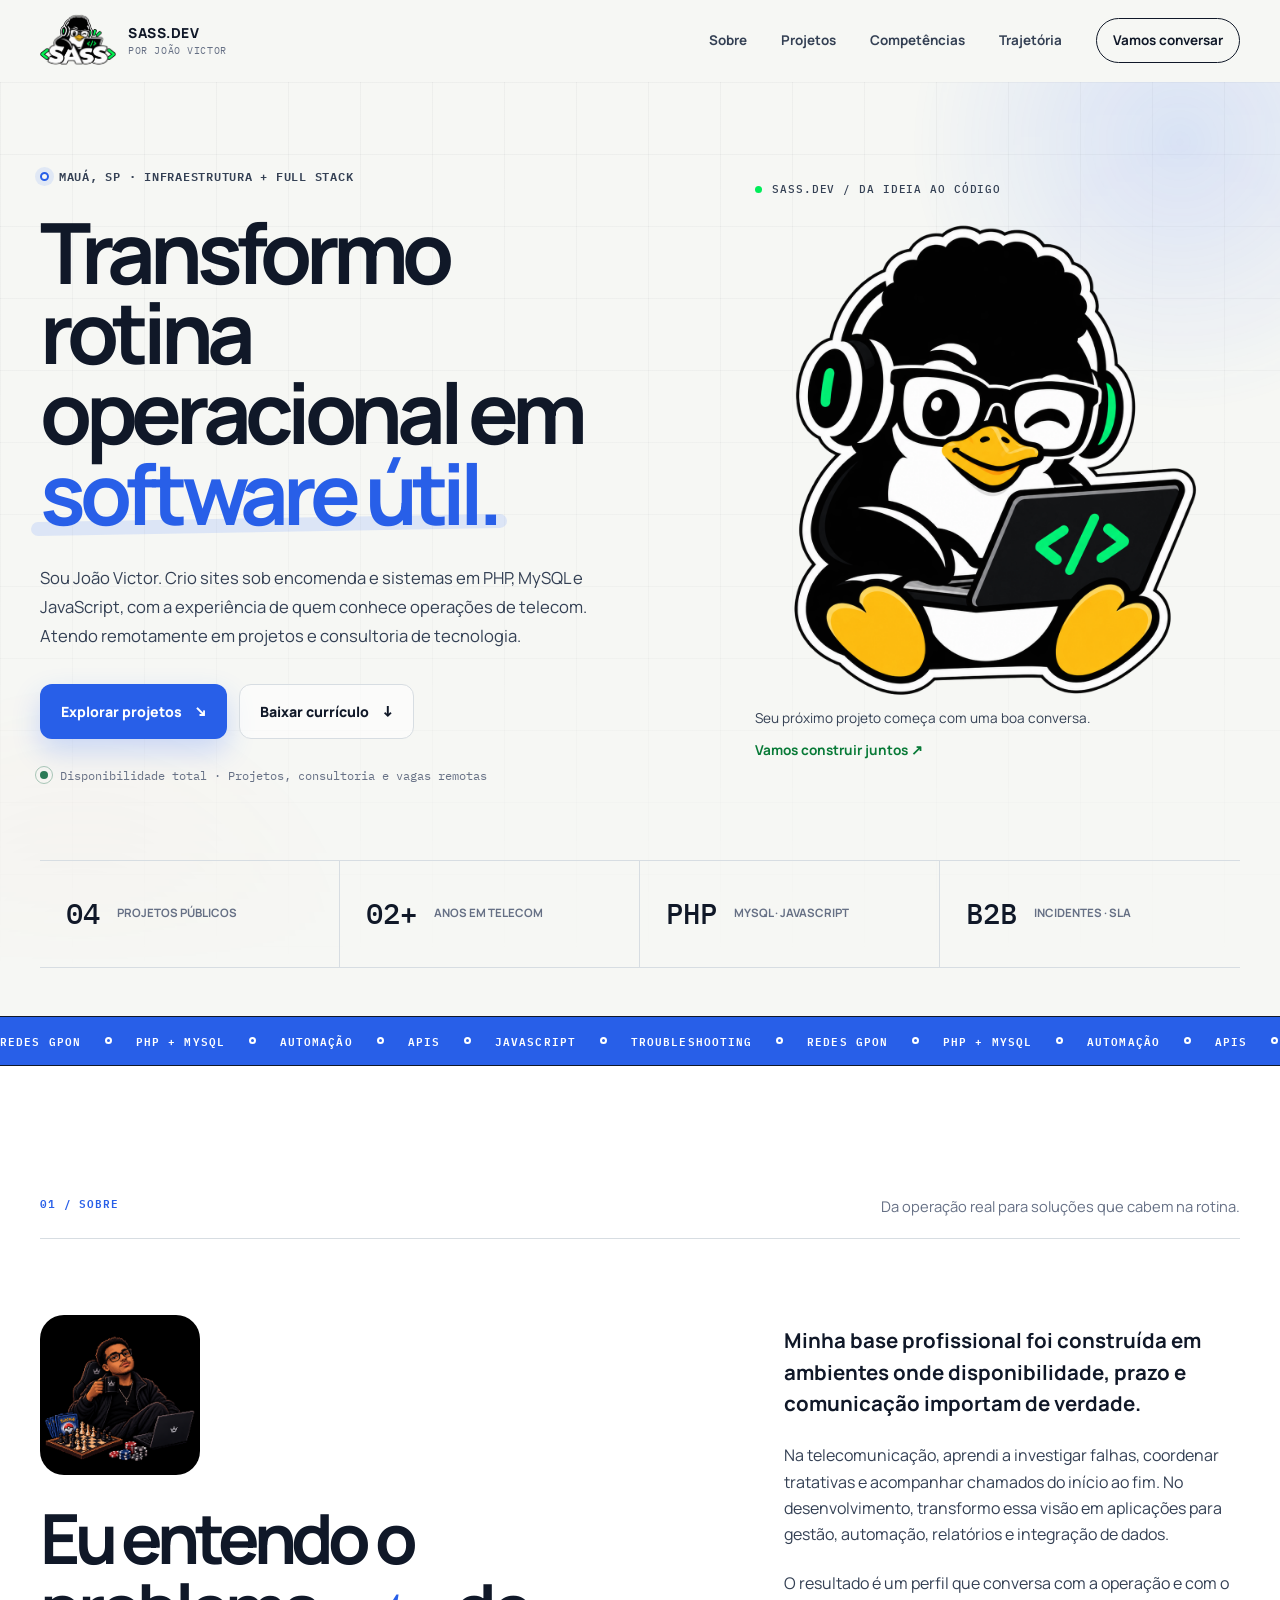
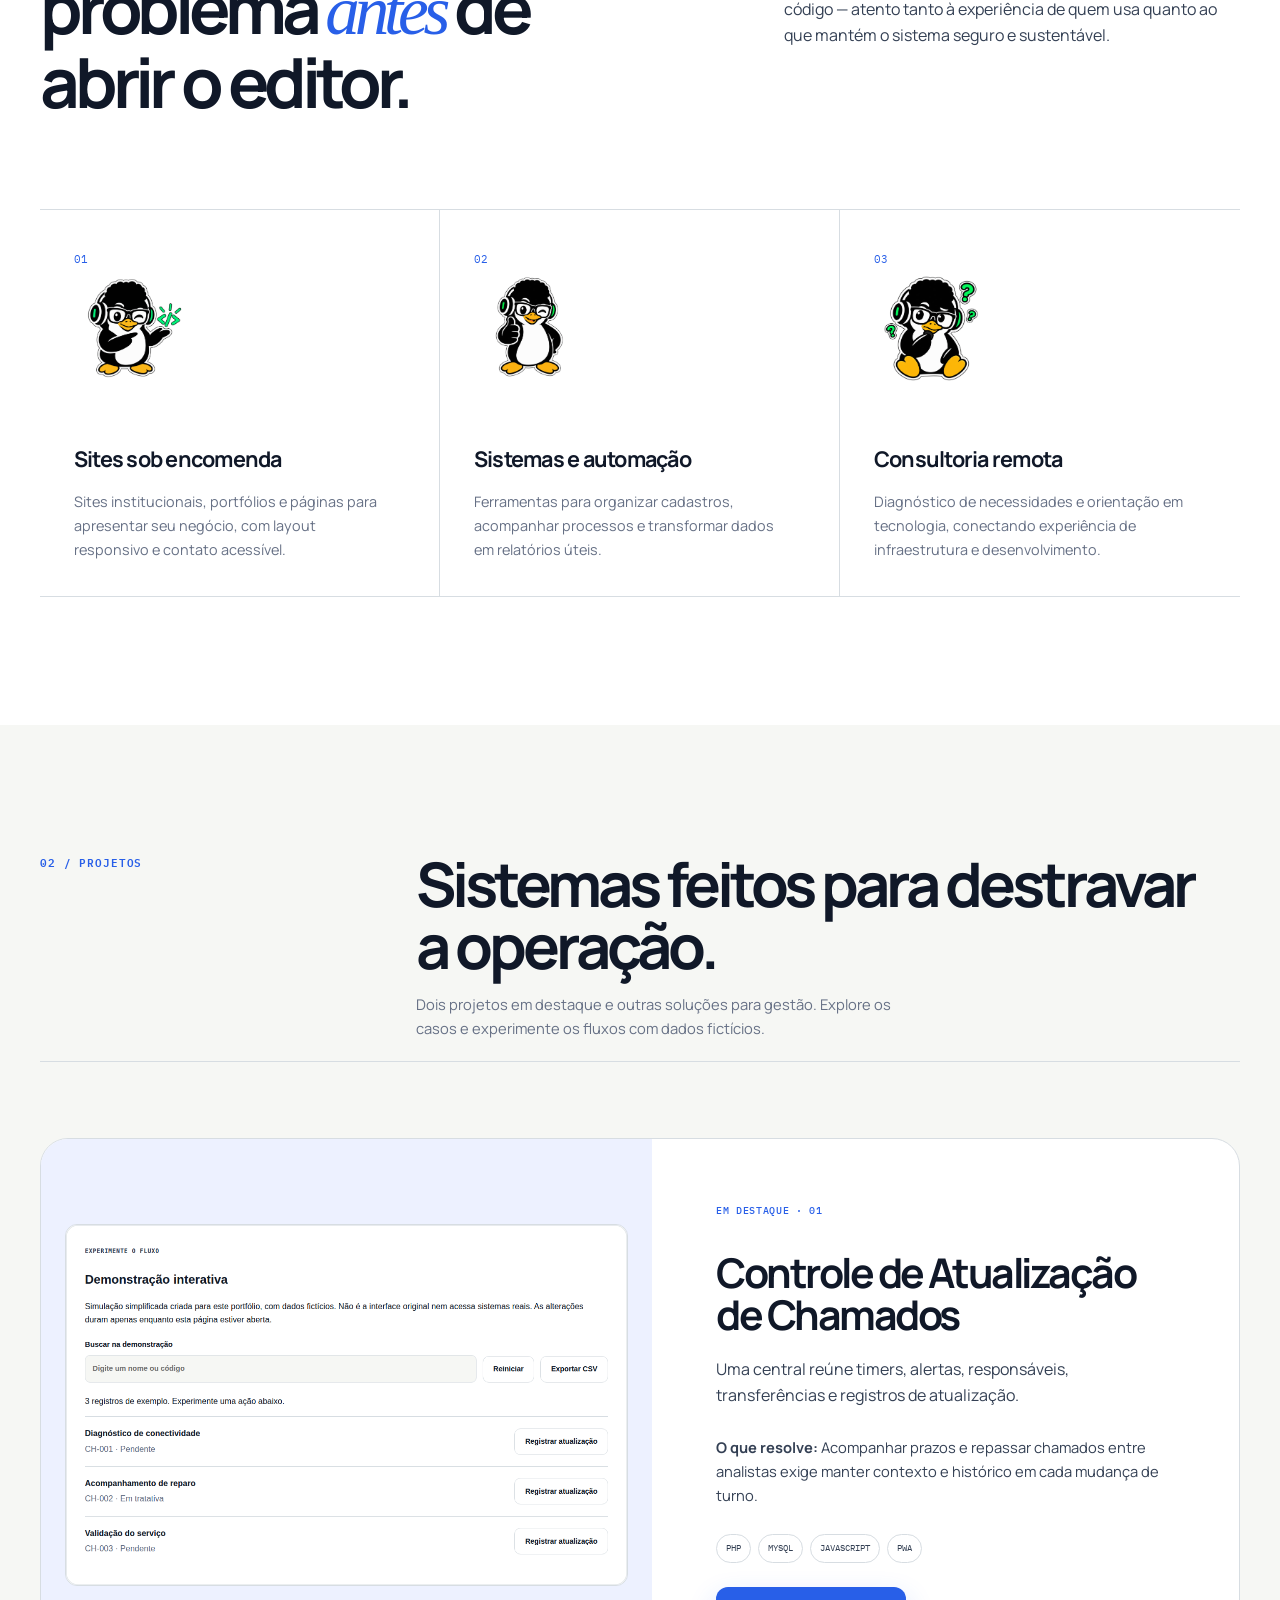
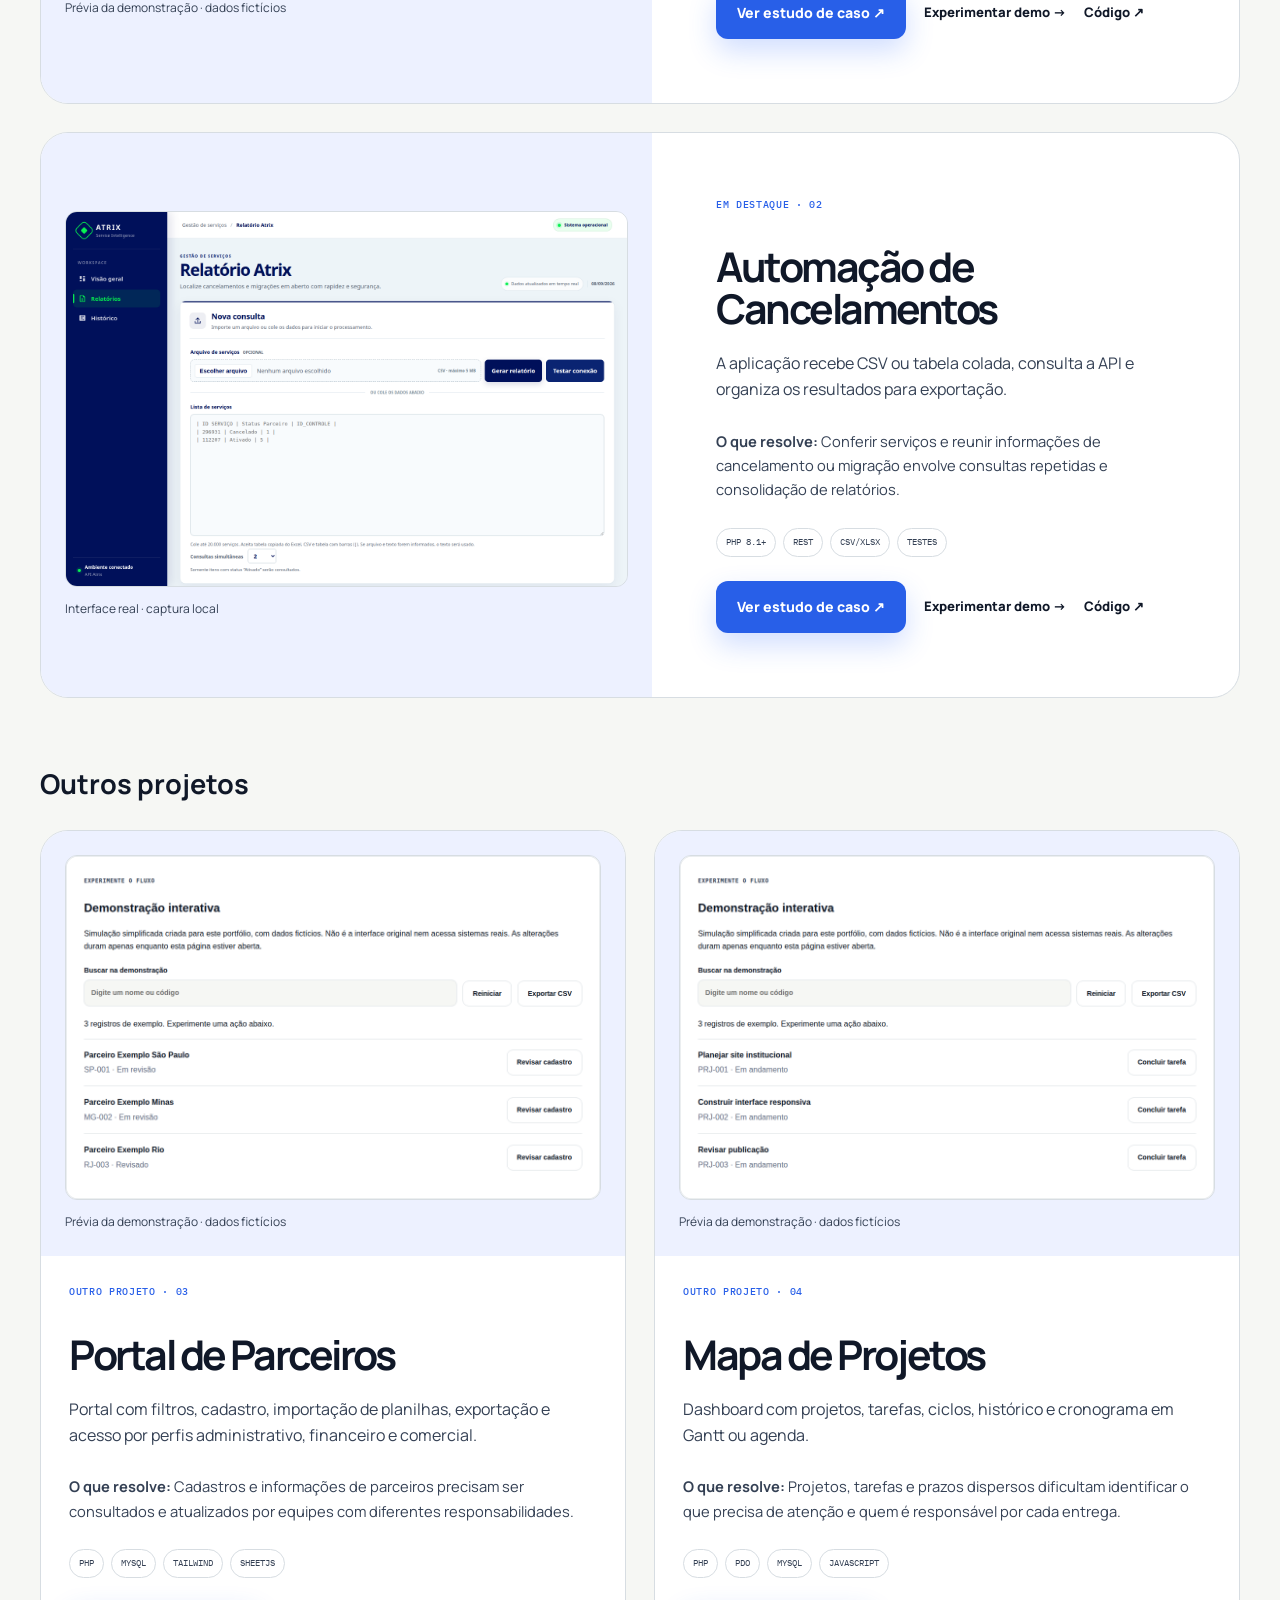
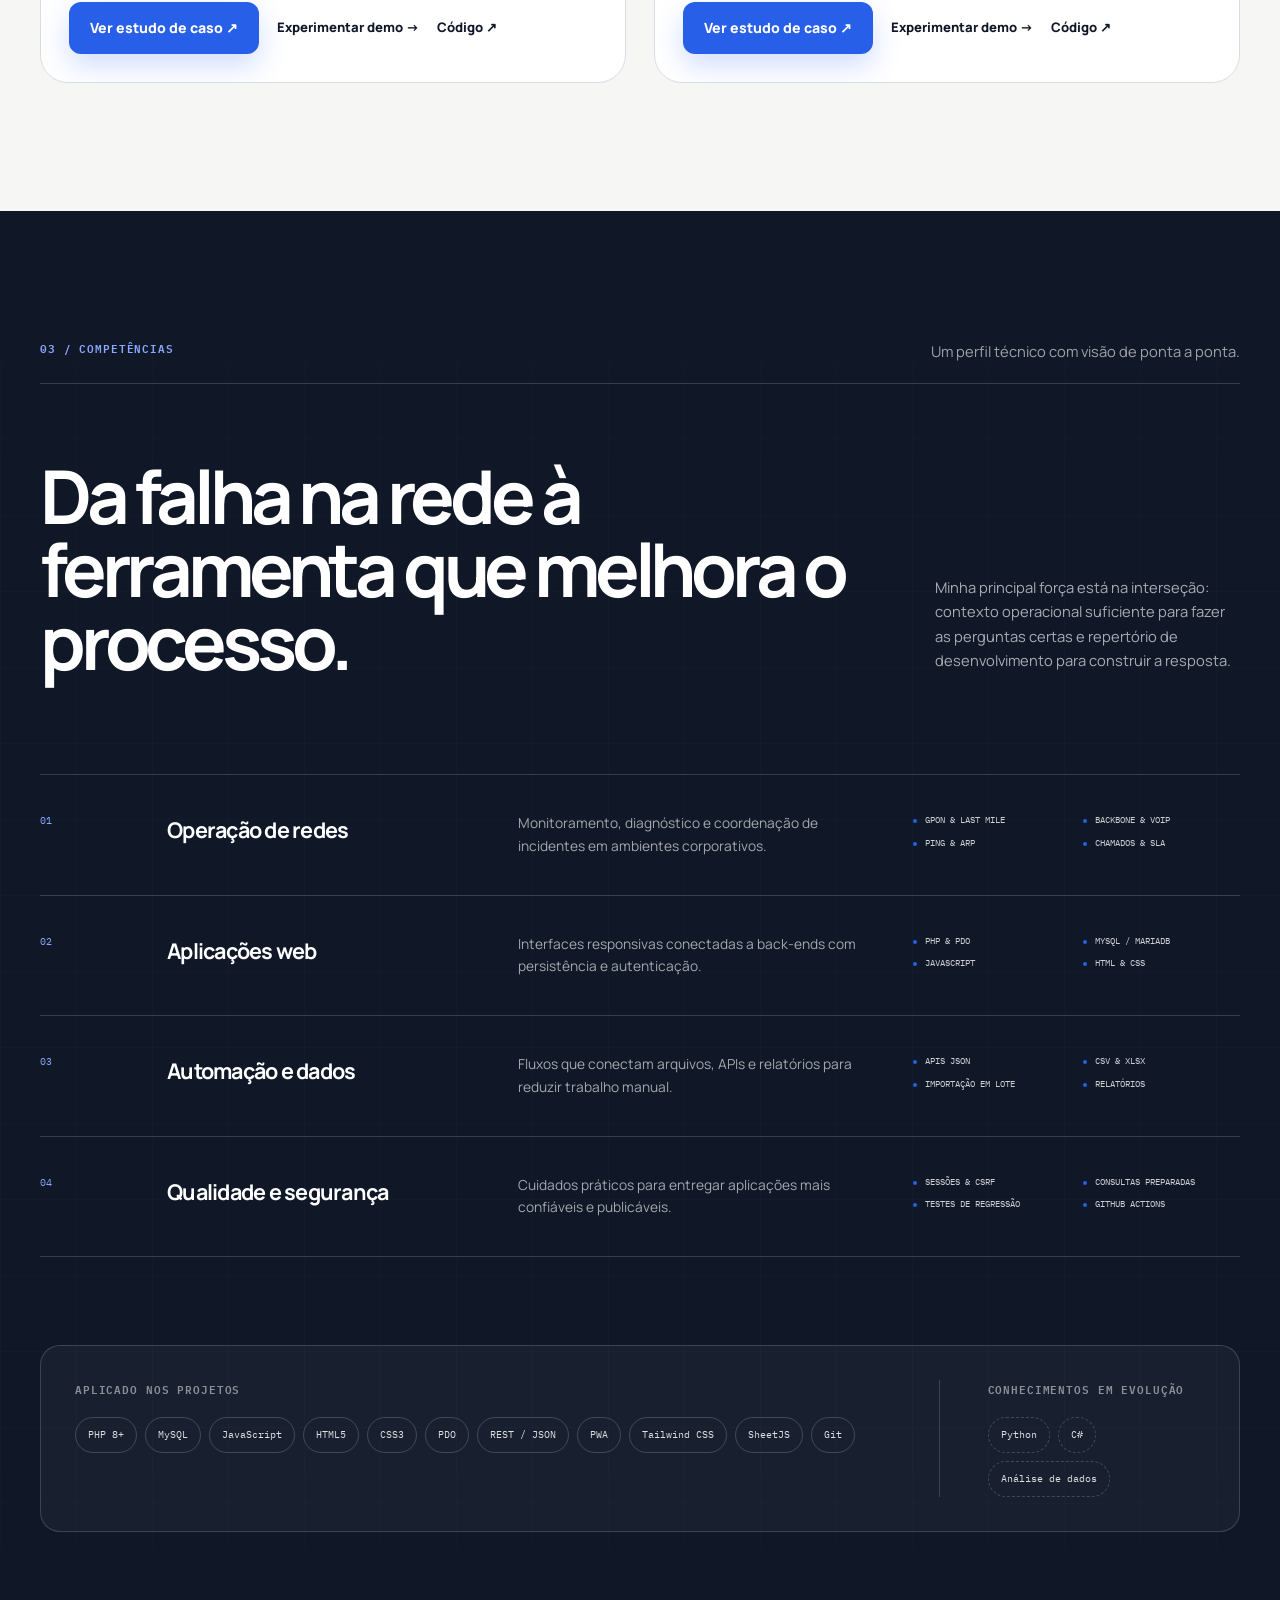
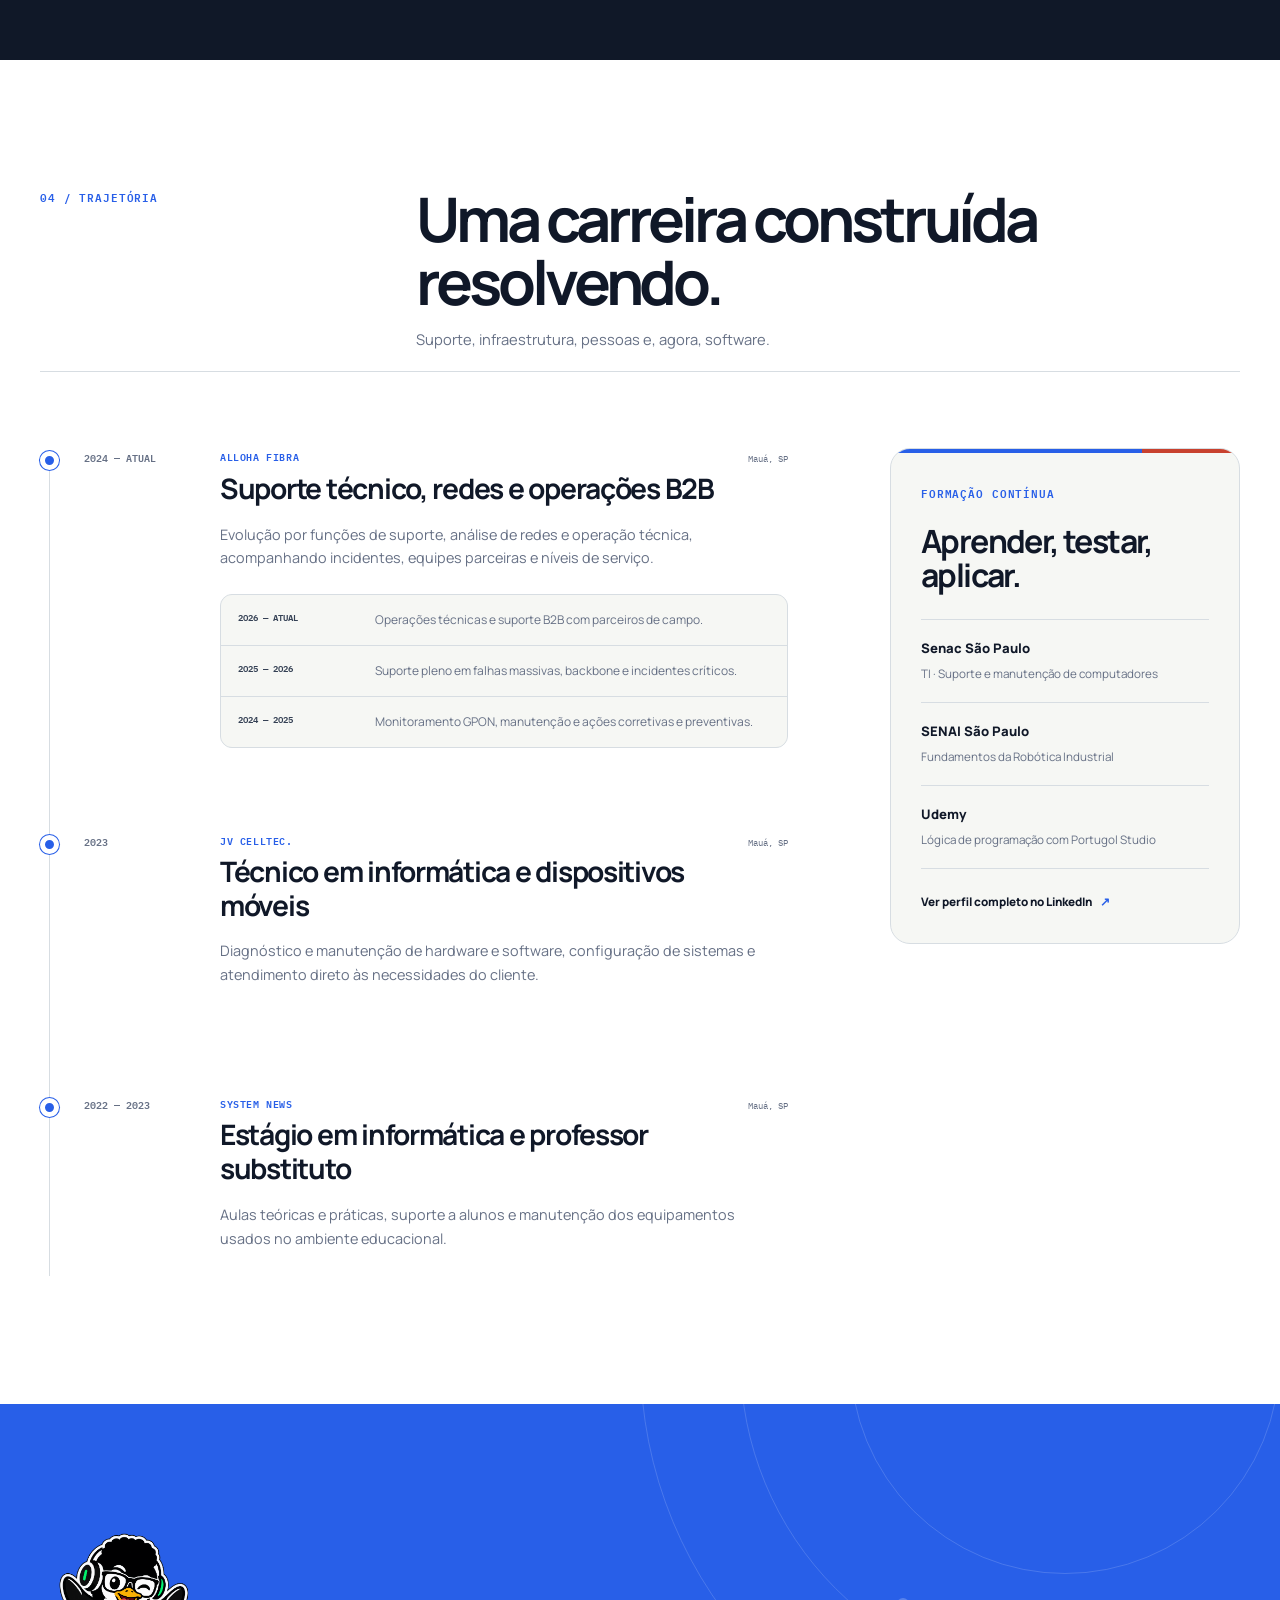
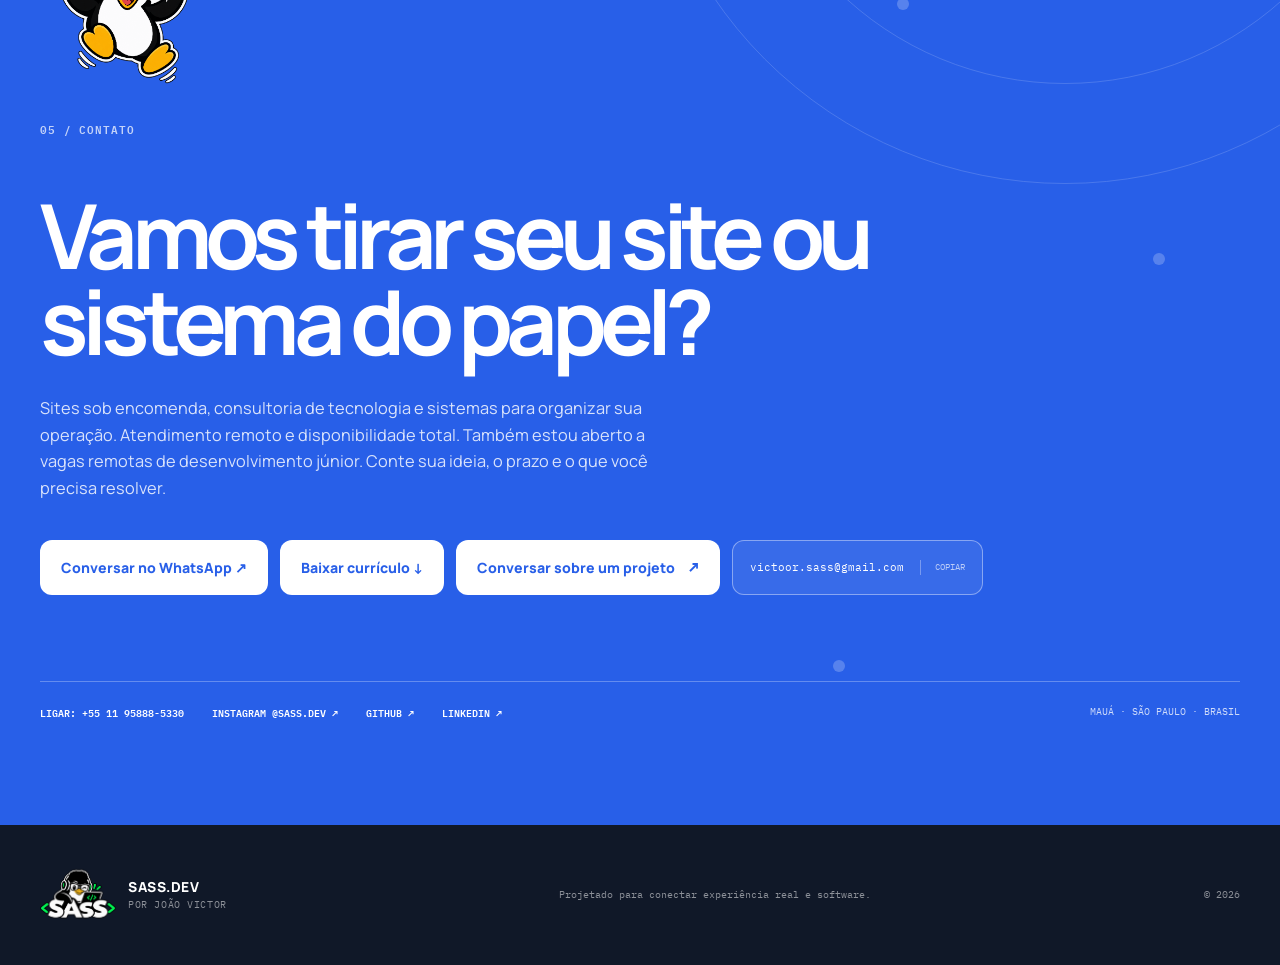
<file: index.html>
<!doctype html>
<html lang="pt-BR">
  <head>
    <meta charset="UTF-8" />
    <meta name="viewport" content="width=device-width, initial-scale=1.0" />
    <meta
      name="description"
      content="João Victor: sites sob encomenda, sistemas web e consultoria de tecnologia. Atendimento remoto e disponibilidade total. PHP, MySQL e JavaScript."
    />
    <meta name="theme-color" content="#f6f7f4" />
    <meta name="color-scheme" content="light" />
    <meta property="og:type" content="website" />
    <meta property="og:image" content="https://joao-n0m4de.github.io/portf-lio/assets/social.png" />
    <meta property="og:image:width" content="1200" />
    <meta property="og:image:height" content="630" />
    <meta property="og:image:alt" content="João Victor — Sites sob encomenda, consultoria e desenvolvimento remoto" />
    <meta name="twitter:card" content="summary_large_image" />
    <meta property="og:locale" content="pt_BR" />
    <meta property="og:url" content="https://joao-n0m4de.github.io/portf-lio/" />
    <meta property="og:title" content="João Victor — Sites sob encomenda e consultoria" />
    <meta
      property="og:description"
      content="Sites sob encomenda, sistemas web e consultoria. Atendimento remoto e disponibilidade total. Explore os projetos e converse sobre sua ideia."
    />
    <title>João Victor — Sites sob encomenda e desenvolvimento</title>
    <script>document.documentElement.classList.add("js");</script>
    <link rel="canonical" href="https://joao-n0m4de.github.io/portf-lio/" />

    <link rel="preconnect" href="https://fonts.googleapis.com" />
    <link rel="preconnect" href="https://fonts.gstatic.com" crossorigin />
    <link
      href="https://fonts.googleapis.com/css2?family=IBM+Plex+Mono:wght@400;500;600&family=Manrope:wght@400;500;600;700;800&display=swap"
      rel="stylesheet"
    />
    <link rel="icon" type="image/png" href="assets/brand/sass-logo.png" />
    <link rel="stylesheet" href="styles.css" />
    <link rel="stylesheet" href="brand.css" />
    <script src="script.js" defer></script>

    <script type="application/ld+json">
      {
        "@context": "https://schema.org",
        "@type": "Person",
        "name": "João Victor da Silva Santos",
        "jobTitle": "Analista de Suporte Técnico",
        "description": "Profissional de infraestrutura em transição planejada para desenvolvimento full stack júnior.",
        "address": {
          "@type": "PostalAddress",
          "addressLocality": "Mauá",
          "addressRegion": "SP",
          "addressCountry": "BR"
        },
        "email": "mailto:victoor.sass@gmail.com",
        "telephone": "+55 11 95888-5330",
        "url": "https://joao-n0m4de.github.io/portf-lio/",
        "sameAs": [
          "https://www.instagram.com/sass.dev/",
          "https://github.com/joao-n0m4de",
          "https://www.linkedin.com/in/jo%C3%A3o-victor-da-silva-santos-500933298/"
        ],
        "knowsAbout": [
          "PHP",
          "MySQL",
          "JavaScript",
          "HTML",
          "CSS",
          "Python",
          "Redes GPON",
          "Backbone",
          "APIs",
          "SLA"
        ]
      }
    </script>
  </head>

  <body>
    <a class="skip-link" href="#conteudo">Pular para o conteúdo</a>

    <header class="site-header" data-header>
      <div class="container header-inner">
        <a class="brand" href="#inicio" aria-label="Voltar ao início">
          <img class="sass-logo" src="assets/brand/sass-logo.png" width="1254" height="1254" alt="SASS" />
          <span class="brand-copy">
            <strong>SASS.DEV</strong>
            <small>por João Victor</small>
          </span>
        </a>

        <button
          class="menu-button"
          type="button"
          aria-label="Abrir menu"
          aria-expanded="false"
          aria-controls="site-nav"
          data-menu-button
        >
          <span></span>
          <span></span>
        </button>

        <nav class="site-nav" id="site-nav" aria-label="Navegação principal" data-nav>
          <a href="#sobre">Sobre</a>
          <a href="#projetos">Projetos</a>
          <a href="#competencias">Competências</a>
          <a href="#trajetoria">Trajetória</a>
          <a class="nav-cta" href="#contato">Vamos conversar</a>
        </nav>
      </div>
    </header>

    <main id="conteudo">
      <section class="hero section" id="inicio" aria-labelledby="hero-title">
        <div class="hero-grid" aria-hidden="true"></div>
        <div class="container hero-layout">
          <div class="hero-copy">
            <div class="eyebrow reveal">
              <span class="eyebrow-dot"></span>
              Mauá, SP · Infraestrutura + Full Stack
            </div>

            <h1 id="hero-title" class="reveal" data-reveal-delay="1">
              Transformo rotina operacional em
              <span class="headline-accent">software útil.</span>
            </h1>

            <p class="hero-lead reveal" data-reveal-delay="2">
              Sou João Victor. Crio sites sob encomenda e sistemas em PHP, MySQL e
              JavaScript, com a experiência de quem conhece operações de telecom.
              Atendo remotamente em projetos e consultoria de tecnologia.
            </p>

            <div class="hero-actions reveal" data-reveal-delay="3">
              <a class="button button-primary" href="#projetos">
                Explorar projetos
                <span aria-hidden="true">↘</span>
              </a>
              <a
                class="button button-secondary"
                href="assets/curriculo-joao-victor.pdf"
                download
              >
                Baixar currículo <span aria-hidden="true">↓</span>
              </a>
            </div>

            <div class="hero-note reveal" data-reveal-delay="4">
              <span class="status-pulse" aria-hidden="true"></span>
              Disponibilidade total · Projetos, consultoria e vagas remotas
            </div>
          </div>

          <figure class="sass-hero reveal" data-reveal-delay="2">
            <div class="sass-hero-label"><span class="sass-dot"></span> SASS.DEV / DA IDEIA AO CÓDIGO</div>
            <img src="assets/brand/mascote-programando.png" width="1254" height="1254" alt="Mascote da SASS: pinguim de óculos e headset programando em um notebook" fetchpriority="high" />
            <figcaption>Seu próximo projeto começa com uma boa conversa.<a href="#contato">Vamos construir juntos ↗</a></figcaption>
          </figure>
        </div>

        <div class="container hero-metrics reveal">
          <div>
            <strong>04</strong>
            <span>projetos públicos</span>
          </div>
          <div>
            <strong>02+</strong>
            <span>anos em telecom</span>
          </div>
          <div>
            <strong>PHP</strong>
            <span>MySQL · JavaScript</span>
          </div>
          <div>
            <strong>B2B</strong>
            <span>incidentes · SLA</span>
          </div>
        </div>
      </section>

      <div class="signal-strip" aria-label="Principais áreas de atuação">
        <div class="signal-track">
          <span>REDES GPON</span><i></i><span>PHP + MYSQL</span><i></i><span>AUTOMAÇÃO</span><i></i>
          <span>APIS</span><i></i><span>JAVASCRIPT</span><i></i><span>TROUBLESHOOTING</span><i></i>
          <span aria-hidden="true">REDES GPON</span><i aria-hidden="true"></i><span aria-hidden="true">PHP + MYSQL</span><i aria-hidden="true"></i><span aria-hidden="true">AUTOMAÇÃO</span><i aria-hidden="true"></i>
          <span aria-hidden="true">APIS</span><i aria-hidden="true"></i><span aria-hidden="true">JAVASCRIPT</span><i aria-hidden="true"></i><span aria-hidden="true">TROUBLESHOOTING</span><i aria-hidden="true"></i>
        </div>
      </div>

      <section class="section about" id="sobre" aria-labelledby="about-title">
        <div class="container">
          <div class="section-intro reveal">
            <span class="section-index">01 / SOBRE</span>
            <p>Da operação real para soluções que cabem na rotina.</p>
          </div>

          <div class="about-grid">
            <div class="about-statement reveal">
              <img class="profile-avatar" src="assets/joao-victor.jpg" width="160" height="160" alt="Avatar ilustrado de João Victor usado no GitHub" loading="lazy" />
              <h2 id="about-title">
                Eu entendo o problema
                <em>antes</em> de abrir o editor.
              </h2>
            </div>

            <div class="about-copy reveal" data-reveal-delay="1">
              <p class="lead-copy">
                Minha base profissional foi construída em ambientes onde disponibilidade,
                prazo e comunicação importam de verdade.
              </p>
              <p>
                Na telecomunicação, aprendi a investigar falhas, coordenar tratativas e
                acompanhar chamados do início ao fim. No desenvolvimento, transformo essa
                visão em aplicações para gestão, automação, relatórios e integração de dados.
              </p>
              <p>
                O resultado é um perfil que conversa com a operação e com o código — atento
                tanto à experiência de quem usa quanto ao que mantém o sistema seguro e
                sustentável.
              </p>
            </div>
          </div>

          <div class="principles-grid">
            <article class="principle-card reveal">
              <span>01</span>
              <img class="sass-service-mascot" src="assets/brand/mascote-apresentando.png" width="1254" height="1254" alt="" loading="lazy" />
              <h3>Sites sob encomenda</h3>
              <p>Sites institucionais, portfólios e páginas para apresentar seu negócio, com layout responsivo e contato acessível.</p>
            </article>
            <article class="principle-card reveal" data-reveal-delay="1">
              <span>02</span>
              <img class="sass-service-mascot" src="assets/brand/mascote-aprovando.png" width="1254" height="1254" alt="" loading="lazy" />
              <h3>Sistemas e automação</h3>
              <p>Ferramentas para organizar cadastros, acompanhar processos e transformar dados em relatórios úteis.</p>
            </article>
            <article class="principle-card reveal" data-reveal-delay="2">
              <span>03</span>
              <img class="sass-service-mascot" src="assets/brand/mascote-pensando.png" width="1254" height="1254" alt="" loading="lazy" />
              <h3>Consultoria remota</h3>
              <p>Diagnóstico de necessidades e orientação em tecnologia, conectando experiência de infraestrutura e desenvolvimento.</p>
            </article>
          </div>
        </div>
      </section>

      <section class="section projects" id="projetos" aria-labelledby="projects-title">
        <div class="container">
          <div class="section-intro section-intro-wide reveal">
            <span class="section-index">02 / PROJETOS</span>
            <div>
              <h2 id="projects-title">Sistemas feitos para destravar a operação.</h2>
              <p>Dois projetos em destaque e outras soluções para gestão. Explore os casos e experimente os fluxos com dados fictícios.</p>
            </div>
          </div>

          <div class="projects-grid featured-projects">

<article class="project-card project-card-featured" id="projeto-chamados">
<a class="project-capture" href="projetos/chamados.html"><img src="assets/chamados-demo.png" width="1440" height="960" loading="lazy" alt="Simulação com dados fictícios de Controle de Atualização de Chamados"><span>Prévia da demonstração · dados fictícios</span></a>
<div class="project-content"><div class="project-meta"><span>EM DESTAQUE · 01</span></div><h3>Controle de Atualização de Chamados</h3><p>Uma central reúne timers, alertas, responsáveis, transferências e registros de atualização.</p><p class="case-summary"><strong>O que resolve:</strong> Acompanhar prazos e repassar chamados entre analistas exige manter contexto e histórico em cada mudança de turno.</p><div class="tech-list" aria-label="Tecnologias"><span>PHP</span><span>MySQL</span><span>JavaScript</span><span>PWA</span></div><div class="project-links"><a class="button button-primary" href="projetos/chamados.html">Ver estudo de caso ↗</a><a class="text-link" href="projetos/chamados.html#demo">Experimentar demo →</a><a class="text-link" href="https://github.com/joao-n0m4de/Controle-de-Atualiza-o-de-Chamados" target="_blank" rel="noreferrer">Código ↗</a></div></div></article>

<article class="project-card project-card-featured" id="projeto-cancelamentos">
<a class="project-capture" href="projetos/cancelamentos.html"><img src="assets/cancelamentos.png" width="1440" height="960" loading="lazy" alt="Interface real de Automação de Cancelamentos"><span>Interface real · captura local</span></a>
<div class="project-content"><div class="project-meta"><span>EM DESTAQUE · 02</span></div><h3>Automação de Cancelamentos</h3><p>A aplicação recebe CSV ou tabela colada, consulta a API e organiza os resultados para exportação.</p><p class="case-summary"><strong>O que resolve:</strong> Conferir serviços e reunir informações de cancelamento ou migração envolve consultas repetidas e consolidação de relatórios.</p><div class="tech-list" aria-label="Tecnologias"><span>PHP 8.1+</span><span>REST</span><span>CSV/XLSX</span><span>Testes</span></div><div class="project-links"><a class="button button-primary" href="projetos/cancelamentos.html">Ver estudo de caso ↗</a><a class="text-link" href="projetos/cancelamentos.html#demo">Experimentar demo →</a><a class="text-link" href="https://github.com/joao-n0m4de/Automacao-de-cancelamentos" target="_blank" rel="noreferrer">Código ↗</a></div></div></article>
</div><h3 class="other-projects-title">Outros projetos</h3><div class="projects-grid secondary-projects">
<article class="project-card " id="projeto-parceiros">
<a class="project-capture" href="projetos/parceiros.html"><img src="assets/parceiros-demo.png" width="1440" height="960" loading="lazy" alt="Simulação com dados fictícios de Portal de Parceiros"><span>Prévia da demonstração · dados fictícios</span></a>
<div class="project-content"><div class="project-meta"><span>OUTRO PROJETO · 03</span></div><h3>Portal de Parceiros</h3><p>Portal com filtros, cadastro, importação de planilhas, exportação e acesso por perfis administrativo, financeiro e comercial.</p><p class="case-summary"><strong>O que resolve:</strong> Cadastros e informações de parceiros precisam ser consultados e atualizados por equipes com diferentes responsabilidades.</p><div class="tech-list" aria-label="Tecnologias"><span>PHP</span><span>MySQL</span><span>Tailwind</span><span>SheetJS</span></div><div class="project-links"><a class="button button-primary" href="projetos/parceiros.html">Ver estudo de caso ↗</a><a class="text-link" href="projetos/parceiros.html#demo">Experimentar demo →</a><a class="text-link" href="https://github.com/joao-n0m4de/Portal-de-Parceiros" target="_blank" rel="noreferrer">Código ↗</a></div></div></article>

<article class="project-card " id="projeto-mapa">
<a class="project-capture" href="projetos/mapa.html"><img src="assets/mapa-demo.png" width="1440" height="960" loading="lazy" alt="Simulação com dados fictícios de Mapa de Projetos"><span>Prévia da demonstração · dados fictícios</span></a>
<div class="project-content"><div class="project-meta"><span>OUTRO PROJETO · 04</span></div><h3>Mapa de Projetos</h3><p>Dashboard com projetos, tarefas, ciclos, histórico e cronograma em Gantt ou agenda.</p><p class="case-summary"><strong>O que resolve:</strong> Projetos, tarefas e prazos dispersos dificultam identificar o que precisa de atenção e quem é responsável por cada entrega.</p><div class="tech-list" aria-label="Tecnologias"><span>PHP</span><span>PDO</span><span>MySQL</span><span>JavaScript</span></div><div class="project-links"><a class="button button-primary" href="projetos/mapa.html">Ver estudo de caso ↗</a><a class="text-link" href="projetos/mapa.html#demo">Experimentar demo →</a><a class="text-link" href="https://github.com/joao-n0m4de/Mapa-de-Projetos" target="_blank" rel="noreferrer">Código ↗</a></div></div></article>
          </div>
        </div>
      </section>

      <section class="section capabilities" id="competencias" aria-labelledby="capabilities-title">
        <div class="capabilities-grid" aria-hidden="true"></div>
        <div class="container">
          <div class="section-intro section-intro-dark reveal">
            <span class="section-index">03 / COMPETÊNCIAS</span>
            <p>Um perfil técnico com visão de ponta a ponta.</p>
          </div>

          <div class="capabilities-heading reveal">
            <h2 id="capabilities-title">Da falha na rede à ferramenta que melhora o processo.</h2>
            <p>
              Minha principal força está na interseção: contexto operacional suficiente para
              fazer as perguntas certas e repertório de desenvolvimento para construir a resposta.
            </p>
          </div>

          <div class="capability-list">
            <article class="capability-row reveal">
              <span class="capability-number">01</span>
              <h3>Operação de redes</h3>
              <p>Monitoramento, diagnóstico e coordenação de incidentes em ambientes corporativos.</p>
              <ul>
                <li>GPON & Last Mile</li>
                <li>Backbone & VoIP</li>
                <li>Ping & ARP</li>
                <li>Chamados & SLA</li>
              </ul>
            </article>

            <article class="capability-row reveal">
              <span class="capability-number">02</span>
              <h3>Aplicações web</h3>
              <p>Interfaces responsivas conectadas a back-ends com persistência e autenticação.</p>
              <ul>
                <li>PHP & PDO</li>
                <li>MySQL / MariaDB</li>
                <li>JavaScript</li>
                <li>HTML & CSS</li>
              </ul>
            </article>

            <article class="capability-row reveal">
              <span class="capability-number">03</span>
              <h3>Automação e dados</h3>
              <p>Fluxos que conectam arquivos, APIs e relatórios para reduzir trabalho manual.</p>
              <ul>
                <li>APIs JSON</li>
                <li>CSV & XLSX</li>
                <li>Importação em lote</li>
                <li>Relatórios</li>
              </ul>
            </article>

            <article class="capability-row reveal">
              <span class="capability-number">04</span>
              <h3>Qualidade e segurança</h3>
              <p>Cuidados práticos para entregar aplicações mais confiáveis e publicáveis.</p>
              <ul>
                <li>Sessões & CSRF</li>
                <li>Consultas preparadas</li>
                <li>Testes de regressão</li>
                <li>GitHub Actions</li>
              </ul>
            </article>
          </div>

          <div class="stack-panel reveal">
            <div class="stack-column">
              <span class="stack-label">Aplicado nos projetos</span>
              <div class="stack-cloud">
                <span>PHP 8+</span><span>MySQL</span><span>JavaScript</span><span>HTML5</span>
                <span>CSS3</span><span>PDO</span><span>REST / JSON</span><span>PWA</span>
                <span>Tailwind CSS</span><span>SheetJS</span><span>Git</span>
              </div>
            </div>
            <div class="stack-column stack-column-learning">
              <span class="stack-label">Conhecimentos em evolução</span>
              <div class="stack-cloud">
                <span>Python</span><span>C#</span><span>Análise de dados</span>
              </div>
            </div>
          </div>
        </div>
      </section>

      <section class="section journey" id="trajetoria" aria-labelledby="journey-title">
        <div class="container">
          <div class="section-intro section-intro-wide reveal">
            <span class="section-index">04 / TRAJETÓRIA</span>
            <div>
              <h2 id="journey-title">Uma carreira construída resolvendo.</h2>
              <p>Suporte, infraestrutura, pessoas e, agora, software.</p>
            </div>
          </div>

          <div class="journey-layout">
            <div class="timeline">
              <article class="timeline-item reveal">
                <div class="timeline-marker"><span></span></div>
                <div class="timeline-date">2024 — atual</div>
                <div class="timeline-content">
                  <div class="timeline-heading">
                    <div>
                      <span>Alloha Fibra</span>
                      <h3>Suporte técnico, redes e operações B2B</h3>
                    </div>
                    <small>Mauá, SP</small>
                  </div>
                  <p>
                    Evolução por funções de suporte, análise de redes e operação técnica,
                    acompanhando incidentes, equipes parceiras e níveis de serviço.
                  </p>
                  <div class="role-progression">
                    <div>
                      <time>2026 — atual</time>
                      <p>Operações técnicas e suporte B2B com parceiros de campo.</p>
                    </div>
                    <div>
                      <time>2025 — 2026</time>
                      <p>Suporte pleno em falhas massivas, backbone e incidentes críticos.</p>
                    </div>
                    <div>
                      <time>2024 — 2025</time>
                      <p>Monitoramento GPON, manutenção e ações corretivas e preventivas.</p>
                    </div>
                  </div>
                </div>
              </article>

              <article class="timeline-item reveal">
                <div class="timeline-marker"><span></span></div>
                <div class="timeline-date">2023</div>
                <div class="timeline-content">
                  <div class="timeline-heading">
                    <div>
                      <span>JV CELLTEC.</span>
                      <h3>Técnico em informática e dispositivos móveis</h3>
                    </div>
                    <small>Mauá, SP</small>
                  </div>
                  <p>
                    Diagnóstico e manutenção de hardware e software, configuração de sistemas
                    e atendimento direto às necessidades do cliente.
                  </p>
                </div>
              </article>

              <article class="timeline-item reveal">
                <div class="timeline-marker"><span></span></div>
                <div class="timeline-date">2022 — 2023</div>
                <div class="timeline-content">
                  <div class="timeline-heading">
                    <div>
                      <span>System News</span>
                      <h3>Estágio em informática e professor substituto</h3>
                    </div>
                    <small>Mauá, SP</small>
                  </div>
                  <p>
                    Aulas teóricas e práticas, suporte a alunos e manutenção dos equipamentos
                    usados no ambiente educacional.
                  </p>
                </div>
              </article>
            </div>

            <aside class="education-card reveal" aria-labelledby="education-title">
              <span class="education-kicker">FORMAÇÃO CONTÍNUA</span>
              <h3 id="education-title">Aprender, testar, aplicar.</h3>
              <ul>
                <li>
                  <span>Senac São Paulo</span>
                  <p>TI · Suporte e manutenção de computadores</p>
                </li>
                <li>
                  <span>SENAI São Paulo</span>
                  <p>Fundamentos da Robótica Industrial</p>
                </li>
                <li>
                  <span>Udemy</span>
                  <p>Lógica de programação com Portugol Studio</p>
                </li>
              </ul>
              <a
                class="education-link"
                href="https://www.linkedin.com/in/jo%C3%A3o-victor-da-silva-santos-500933298/"
                target="_blank"
                rel="noreferrer"
              >Ver perfil completo no LinkedIn <span aria-hidden="true">↗</span></a>
            </aside>
          </div>
        </div>
      </section>

      <section class="contact" id="contato" aria-labelledby="contact-title">
        <div class="contact-routes" aria-hidden="true">
          <span></span><span></span><span></span><span></span>
        </div>
        <div class="container contact-inner">
          <img class="sass-contact-mascot" src="assets/brand/mascote-celebrando.png" width="1254" height="1254" alt="Mascote da SASS celebrando um novo projeto" loading="lazy" />
          <span class="contact-kicker reveal">05 / CONTATO</span>
          <h2 id="contact-title" class="reveal">
            Vamos tirar seu site ou sistema do papel?
          </h2>
          <p class="reveal">
            Sites sob encomenda, consultoria de tecnologia e sistemas para organizar sua
            operação. Atendimento remoto e disponibilidade total. Também estou aberto
            a vagas remotas de desenvolvimento júnior. Conte sua ideia, o prazo e o que você precisa resolver.
          </p>
          <div class="contact-actions reveal">
            <a class="button button-light" href="https://wa.me/5511958885330" target="_blank" rel="noreferrer">Conversar no WhatsApp ↗</a>
            <a class="button button-light" href="assets/curriculo-joao-victor.pdf" download>Baixar currículo ↓</a>
            <a class="button button-light" href="mailto:victoor.sass@gmail.com">
              Conversar sobre um projeto <span aria-hidden="true">↗</span>
            </a>
            <button class="copy-email" type="button" data-copy-email data-email="victoor.sass@gmail.com">
              <span>victoor.sass@gmail.com</span>
              <small>copiar</small>
            </button>
          </div>
          <div class="contact-links reveal">
            <a href="tel:+5511958885330">Ligar: +55 11 95888-5330</a>
            <a href="https://www.instagram.com/sass.dev/" target="_blank" rel="noreferrer">Instagram @sass.dev ↗</a>
            <a href="https://github.com/joao-n0m4de" target="_blank" rel="noreferrer">GitHub ↗</a>
            <a
              href="https://www.linkedin.com/in/jo%C3%A3o-victor-da-silva-santos-500933298/"
              target="_blank"
              rel="noreferrer"
            >LinkedIn ↗</a>
            <span>Mauá · São Paulo · Brasil</span>
          </div>
        </div>
      </section>
    </main>

    <footer class="site-footer">
      <div class="container footer-inner">
        <a class="brand brand-footer" href="#inicio" aria-label="Voltar ao início">
          <img class="sass-logo" src="assets/brand/sass-logo.png" width="1254" height="1254" alt="SASS" loading="lazy" />
          <span class="brand-copy"><strong>SASS.DEV</strong><small>por João Victor</small></span>
        </a>
        <p>Projetado para conectar experiência real e software.</p>
        <span>© <span data-year>2026</span></span>
      </div>
    </footer>

    <div class="toast" role="status" aria-live="polite" data-toast>E-mail copiado.</div>
  </body>
</html>
</file>
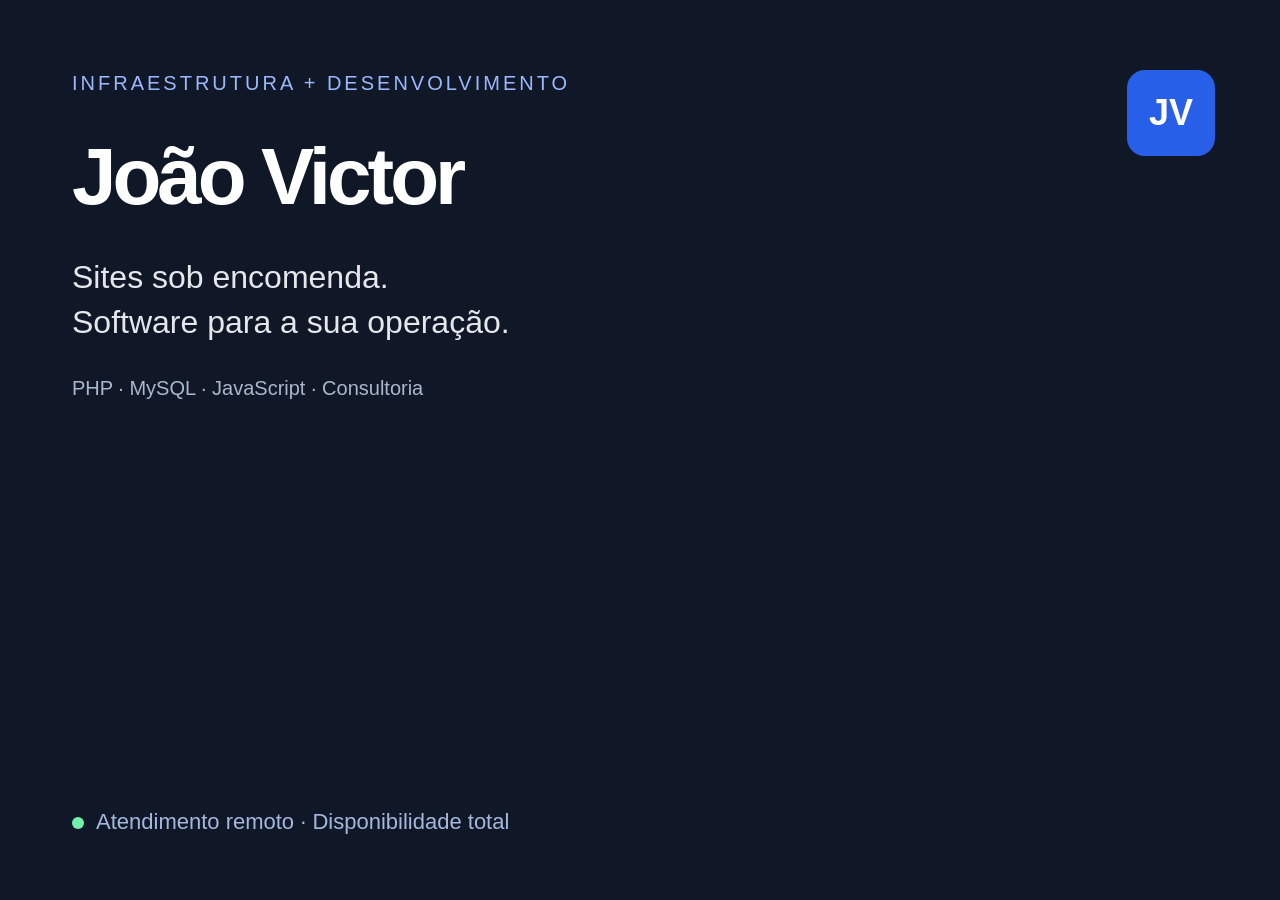
<file: assets/social.html>
<!doctype html><html lang="pt-BR"><head><meta charset="utf-8"><title>Capa do portfólio</title><style>
*{box-sizing:border-box}body{margin:0;width:1200px;height:630px;background:#101828;color:#fff;font-family:Arial,sans-serif;padding:72px;overflow:hidden}small{font-size:20px;color:#9bb8ff;letter-spacing:3px}h1{font-size:80px;letter-spacing:-4px;margin:36px 0 24px}p{font-size:32px;line-height:1.4;max-width:750px;color:#e5e7eb}footer{position:absolute;bottom:65px;left:72px;font-size:22px;color:#a4b8de}i{display:inline-block;width:12px;height:12px;background:#70efad;border-radius:50%;margin-right:12px}span{display:block;margin-top:12px;font-size:20px;color:#abb7cd}.mark{position:absolute;right:65px;top:70px;background:#285fe8;padding:22px;border-radius:18px;font-weight:bold;font-size:36px}
</style></head><body><small>INFRAESTRUTURA + DESENVOLVIMENTO</small><div class="mark">JV</div><h1>João Victor</h1><p>Sites sob encomenda.<br>Software para a sua operação.</p><span>PHP · MySQL · JavaScript · Consultoria</span><footer><i></i>Atendimento remoto · Disponibilidade total</footer></body></html>
</file>
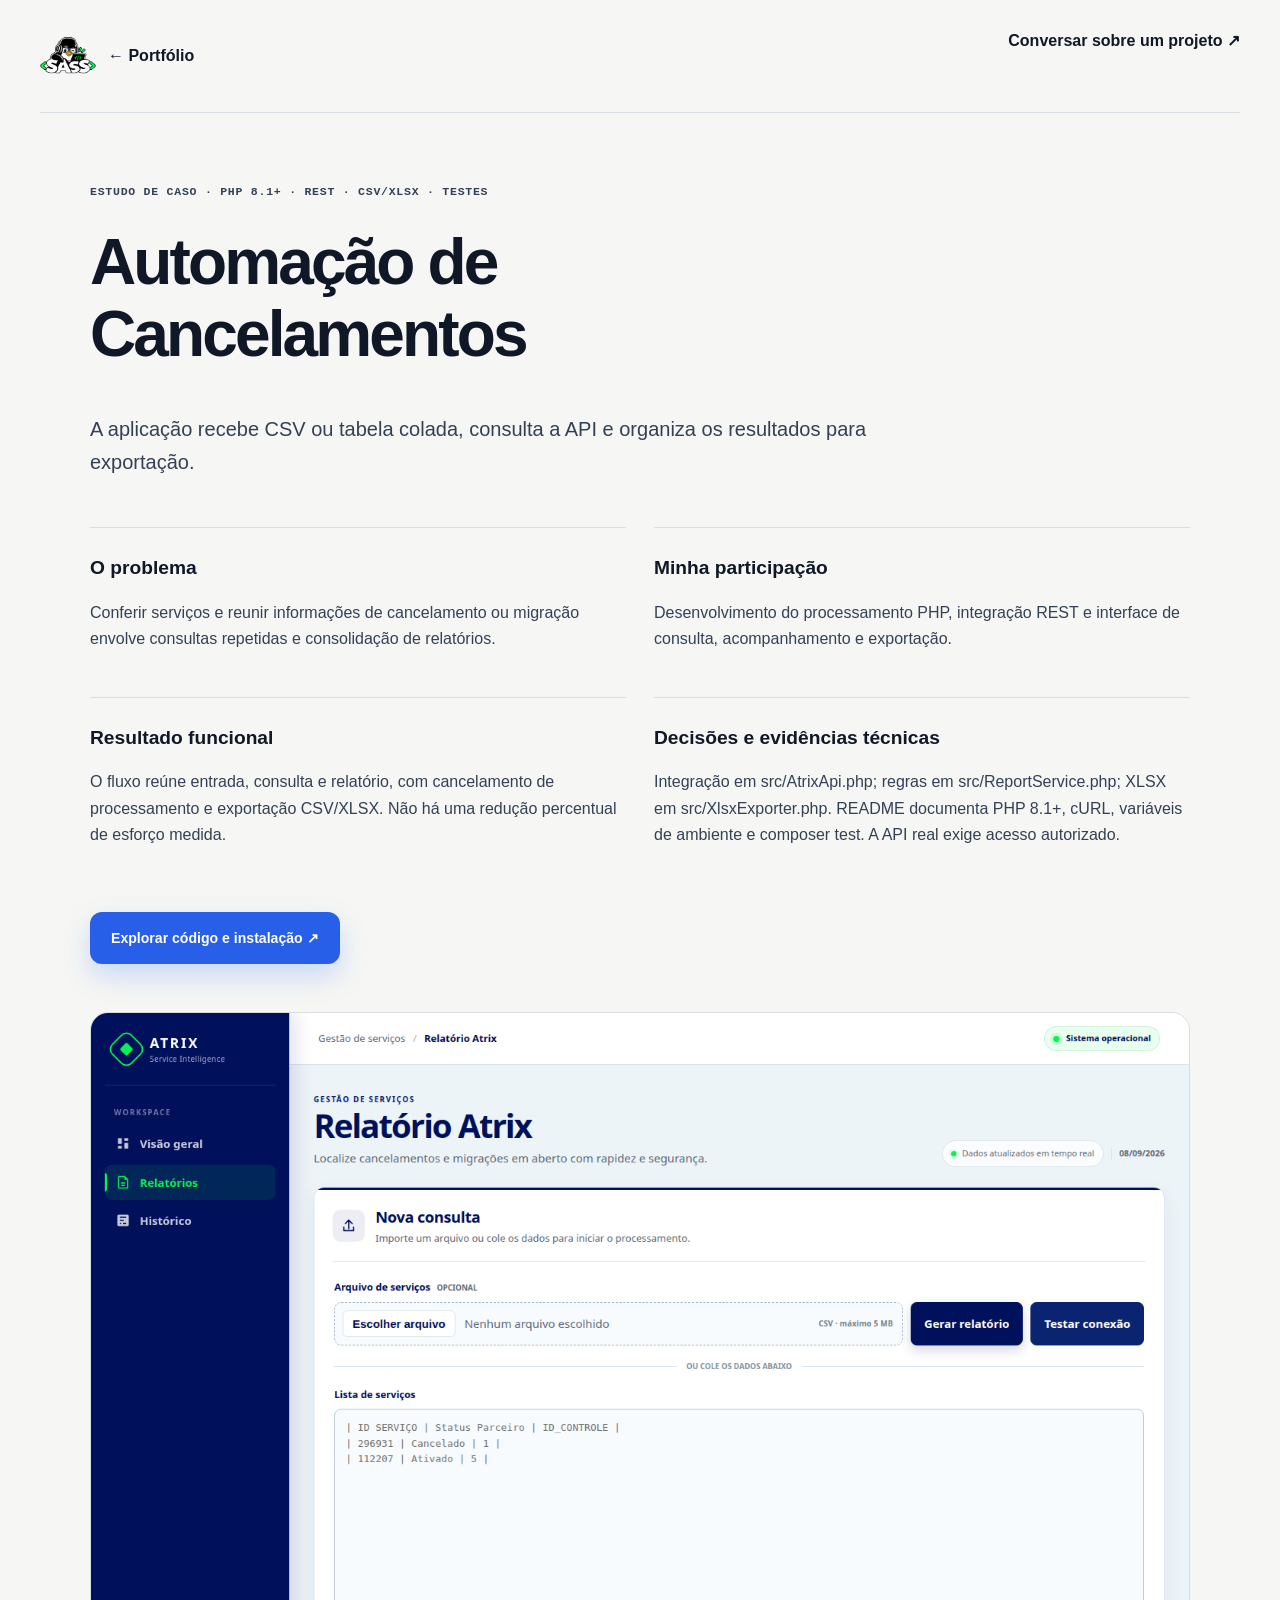
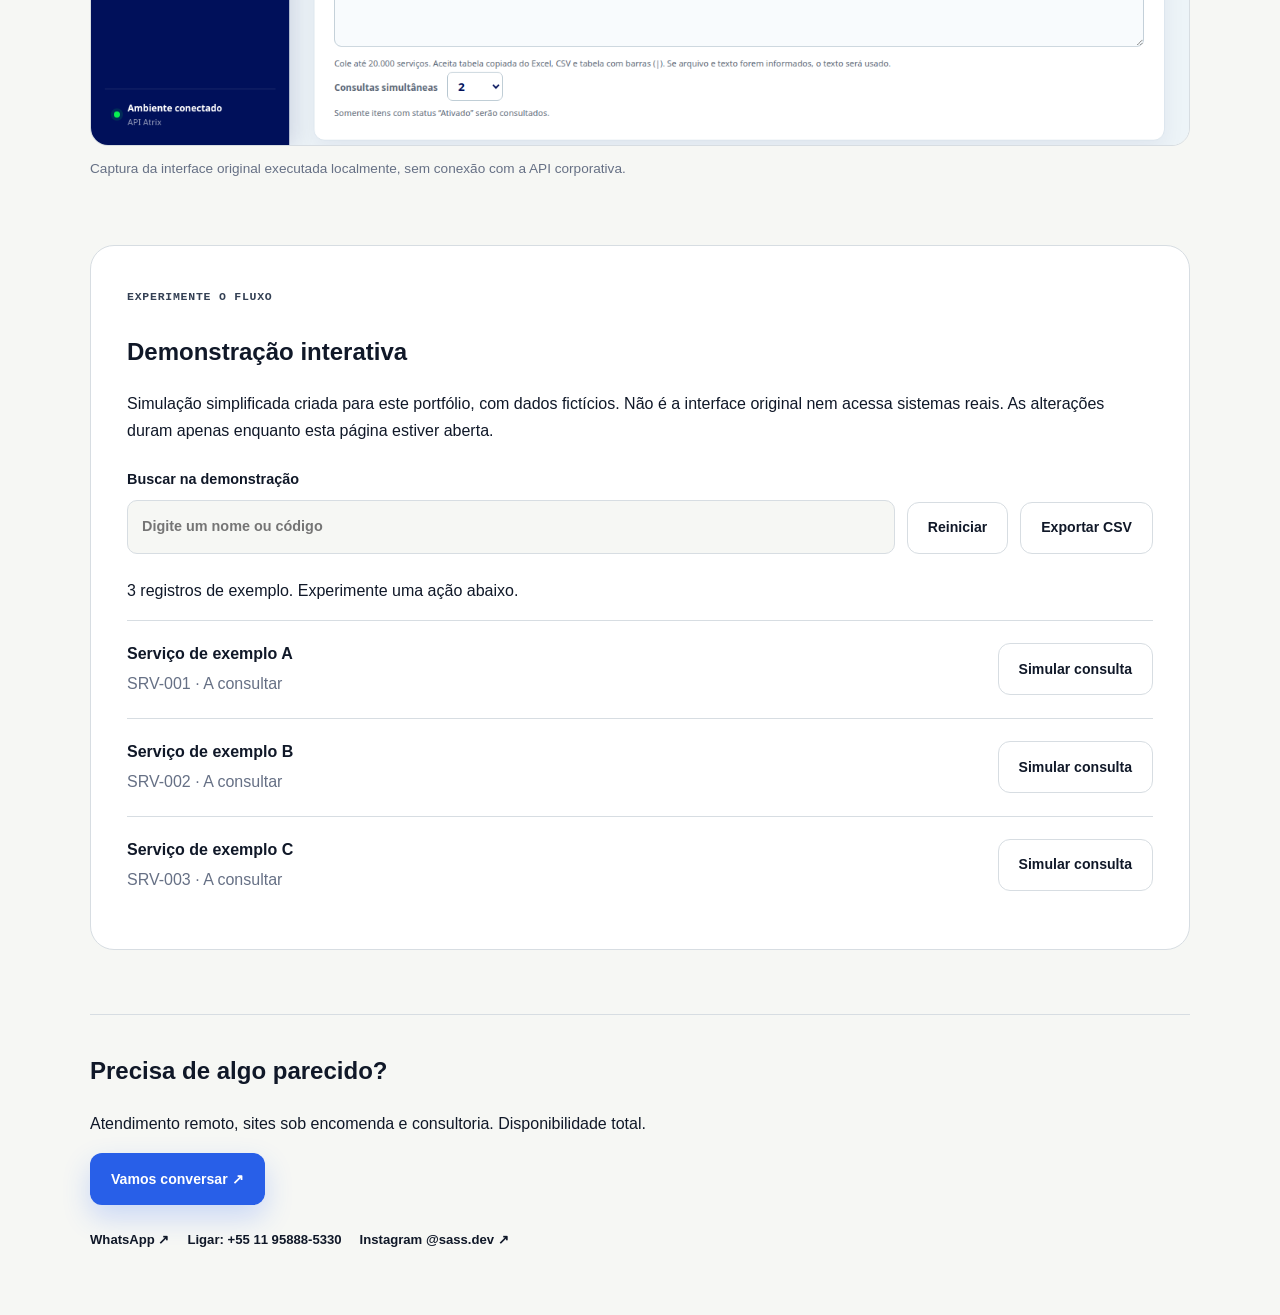
<file: projetos/cancelamentos.html>
<!doctype html>
<html lang="pt-BR"><head><meta charset="utf-8"><meta name="viewport" content="width=device-width,initial-scale=1"><meta name="description" content="Estudo de caso: Automação de Cancelamentos. Explore a solução e uma demonstração com dados fictícios."><title>Automação de Cancelamentos | João Victor</title><link rel="stylesheet" href="../styles.css"><link rel="stylesheet" href="cases.css"><link rel="stylesheet" href="../brand.css"><link rel="icon" type="image/png" href="../assets/brand/sass-logo.png"><script src="demo.js" defer></script></head>
<body data-demo="cancelamentos"><header class="case-header container"><a class="sass-case-logo" href="../index.html#projetos"><img src="../assets/brand/sass-logo.png" width="56" height="56" alt="SASS"><span>← Portfólio</span></a><a href="../index.html#contato">Conversar sobre um projeto ↗</a></header>
<main class="container case-main"><p class="eyebrow">ESTUDO DE CASO · PHP 8.1+ · REST · CSV/XLSX · Testes</p><h1>Automação de Cancelamentos</h1><p class="case-lead">A aplicação recebe CSV ou tabela colada, consulta a API e organiza os resultados para exportação.</p>
<div class="case-grid"><section><h2>O problema</h2><p>Conferir serviços e reunir informações de cancelamento ou migração envolve consultas repetidas e consolidação de relatórios.</p></section><section><h2>Minha participação</h2><p>Desenvolvimento do processamento PHP, integração REST e interface de consulta, acompanhamento e exportação.</p></section><section><h2>Resultado funcional</h2><p>O fluxo reúne entrada, consulta e relatório, com cancelamento de processamento e exportação CSV/XLSX. Não há uma redução percentual de esforço medida.</p></section><section><h2>Decisões e evidências técnicas</h2><p>Integração em src/AtrixApi.php; regras em src/ReportService.php; XLSX em src/XlsxExporter.php. README documenta PHP 8.1+, cURL, variáveis de ambiente e composer test. A API real exige acesso autorizado.</p></section></div>
<p><a class="button button-primary" href="https://github.com/joao-n0m4de/Automacao-de-cancelamentos" target="_blank" rel="noreferrer">Explorar código e instalação ↗</a></p>
<figure class="capture"><a href="../assets/cancelamentos.png"><img src="../assets/cancelamentos.png" width="1440" height="960" loading="lazy" alt="Interface real do Relatório Atrix, com formulário de importação e consulta"></a><figcaption>Captura da interface original executada localmente, sem conexão com a API corporativa.</figcaption></figure>
<section class="demo-panel" id="demo" aria-labelledby="demo-title"><p class="eyebrow">EXPERIMENTE O FLUXO</p><h2 id="demo-title">Demonstração interativa</h2><p>Simulação simplificada criada para este portfólio, com dados fictícios. Não é a interface original nem acessa sistemas reais. As alterações duram apenas enquanto esta página estiver aberta.</p><div class="demo-controls"><label>Buscar na demonstração <input id="demo-search" type="search" placeholder="Digite um nome ou código"></label><button class="button button-secondary" id="demo-reset" type="button">Reiniciar</button><button class="button button-secondary" id="demo-export" type="button">Exportar CSV</button></div>
<p id="demo-status" role="status" aria-live="polite">3 registros de exemplo. Experimente uma ação abaixo.</p><div id="demo-list"></div>
<noscript>Ative o JavaScript para experimentar a demonstração. O estudo de caso e o código continuam acessíveis.</noscript></section>
<section class="case-contact"><h2>Precisa de algo parecido?</h2><p>Atendimento remoto, sites sob encomenda e consultoria. Disponibilidade total.</p><a class="button button-primary" href="mailto:victoor.sass@gmail.com?subject=Projeto%20sob%20encomenda">Vamos conversar ↗</a><div class="project-links"><a class="text-link" href="https://wa.me/5511958885330" target="_blank" rel="noreferrer">WhatsApp ↗</a><a class="text-link" href="tel:+5511958885330">Ligar: +55 11 95888-5330</a><a class="text-link" href="https://www.instagram.com/sass.dev/" target="_blank" rel="noreferrer">Instagram @sass.dev ↗</a></div></section></main></body></html>
</file>
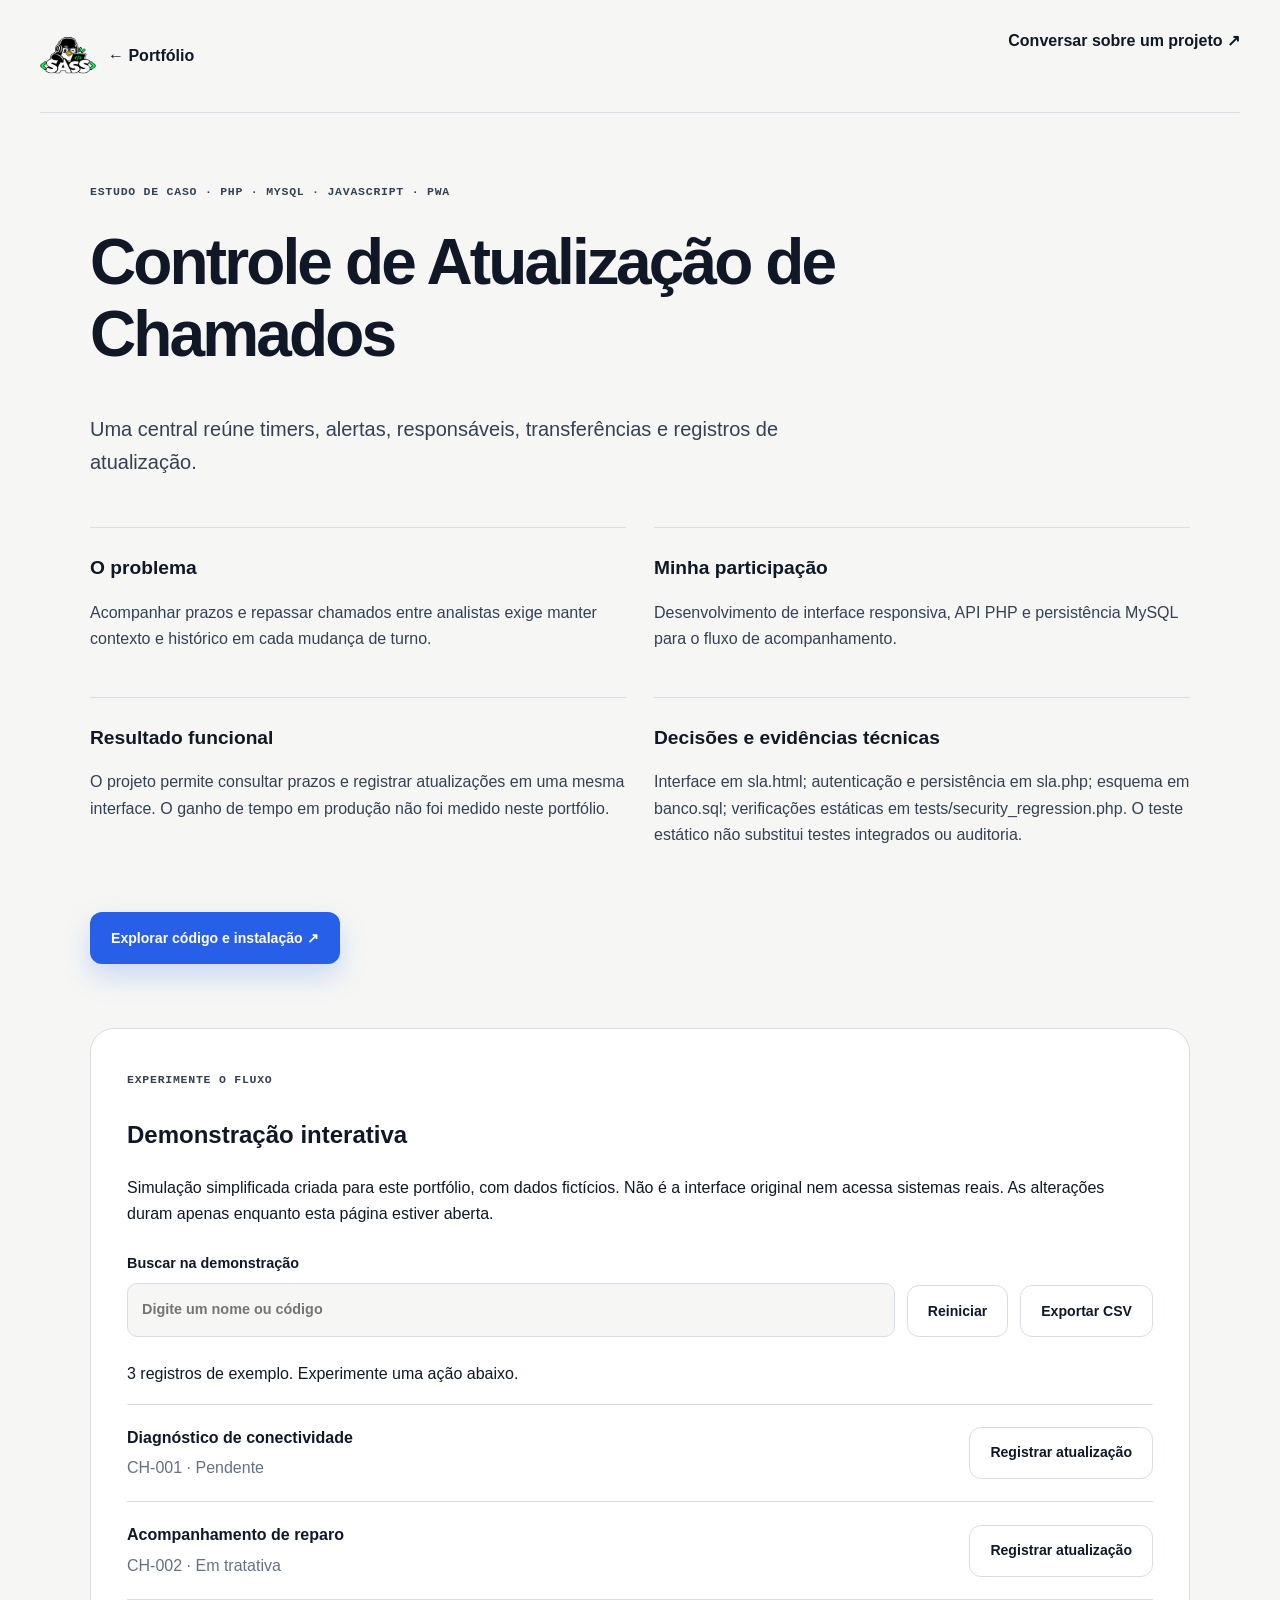
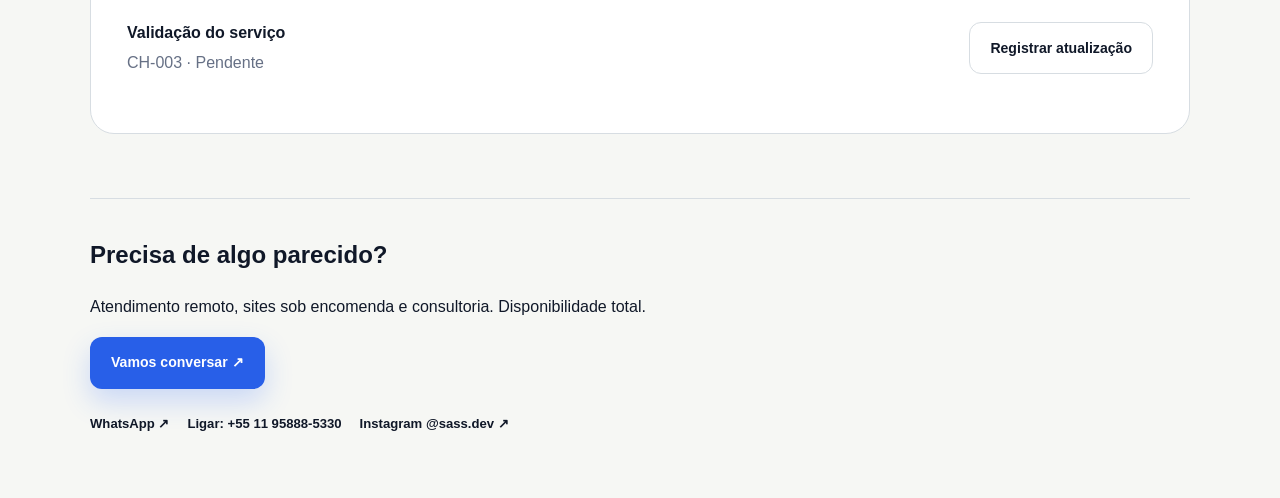
<file: projetos/chamados.html>
<!doctype html>
<html lang="pt-BR"><head><meta charset="utf-8"><meta name="viewport" content="width=device-width,initial-scale=1"><meta name="description" content="Estudo de caso: Controle de Atualização de Chamados. Explore a solução e uma demonstração com dados fictícios."><title>Controle de Atualização de Chamados | João Victor</title><link rel="stylesheet" href="../styles.css"><link rel="stylesheet" href="cases.css"><link rel="stylesheet" href="../brand.css"><link rel="icon" type="image/png" href="../assets/brand/sass-logo.png"><script src="demo.js" defer></script></head>
<body data-demo="chamados"><header class="case-header container"><a class="sass-case-logo" href="../index.html#projetos"><img src="../assets/brand/sass-logo.png" width="56" height="56" alt="SASS"><span>← Portfólio</span></a><a href="../index.html#contato">Conversar sobre um projeto ↗</a></header>
<main class="container case-main"><p class="eyebrow">ESTUDO DE CASO · PHP · MySQL · JavaScript · PWA</p><h1>Controle de Atualização de Chamados</h1><p class="case-lead">Uma central reúne timers, alertas, responsáveis, transferências e registros de atualização.</p>
<div class="case-grid"><section><h2>O problema</h2><p>Acompanhar prazos e repassar chamados entre analistas exige manter contexto e histórico em cada mudança de turno.</p></section><section><h2>Minha participação</h2><p>Desenvolvimento de interface responsiva, API PHP e persistência MySQL para o fluxo de acompanhamento.</p></section><section><h2>Resultado funcional</h2><p>O projeto permite consultar prazos e registrar atualizações em uma mesma interface. O ganho de tempo em produção não foi medido neste portfólio.</p></section><section><h2>Decisões e evidências técnicas</h2><p>Interface em sla.html; autenticação e persistência em sla.php; esquema em banco.sql; verificações estáticas em tests/security_regression.php. O teste estático não substitui testes integrados ou auditoria.</p></section></div>
<p><a class="button button-primary" href="https://github.com/joao-n0m4de/Controle-de-Atualiza-o-de-Chamados" target="_blank" rel="noreferrer">Explorar código e instalação ↗</a></p>

<section class="demo-panel" id="demo" aria-labelledby="demo-title"><p class="eyebrow">EXPERIMENTE O FLUXO</p><h2 id="demo-title">Demonstração interativa</h2><p>Simulação simplificada criada para este portfólio, com dados fictícios. Não é a interface original nem acessa sistemas reais. As alterações duram apenas enquanto esta página estiver aberta.</p><div class="demo-controls"><label>Buscar na demonstração <input id="demo-search" type="search" placeholder="Digite um nome ou código"></label><button class="button button-secondary" id="demo-reset" type="button">Reiniciar</button><button class="button button-secondary" id="demo-export" type="button">Exportar CSV</button></div>
<p id="demo-status" role="status" aria-live="polite">3 registros de exemplo. Experimente uma ação abaixo.</p><div id="demo-list"></div>
<noscript>Ative o JavaScript para experimentar a demonstração. O estudo de caso e o código continuam acessíveis.</noscript></section>
<section class="case-contact"><h2>Precisa de algo parecido?</h2><p>Atendimento remoto, sites sob encomenda e consultoria. Disponibilidade total.</p><a class="button button-primary" href="mailto:victoor.sass@gmail.com?subject=Projeto%20sob%20encomenda">Vamos conversar ↗</a><div class="project-links"><a class="text-link" href="https://wa.me/5511958885330" target="_blank" rel="noreferrer">WhatsApp ↗</a><a class="text-link" href="tel:+5511958885330">Ligar: +55 11 95888-5330</a><a class="text-link" href="https://www.instagram.com/sass.dev/" target="_blank" rel="noreferrer">Instagram @sass.dev ↗</a></div></section></main></body></html>
</file>
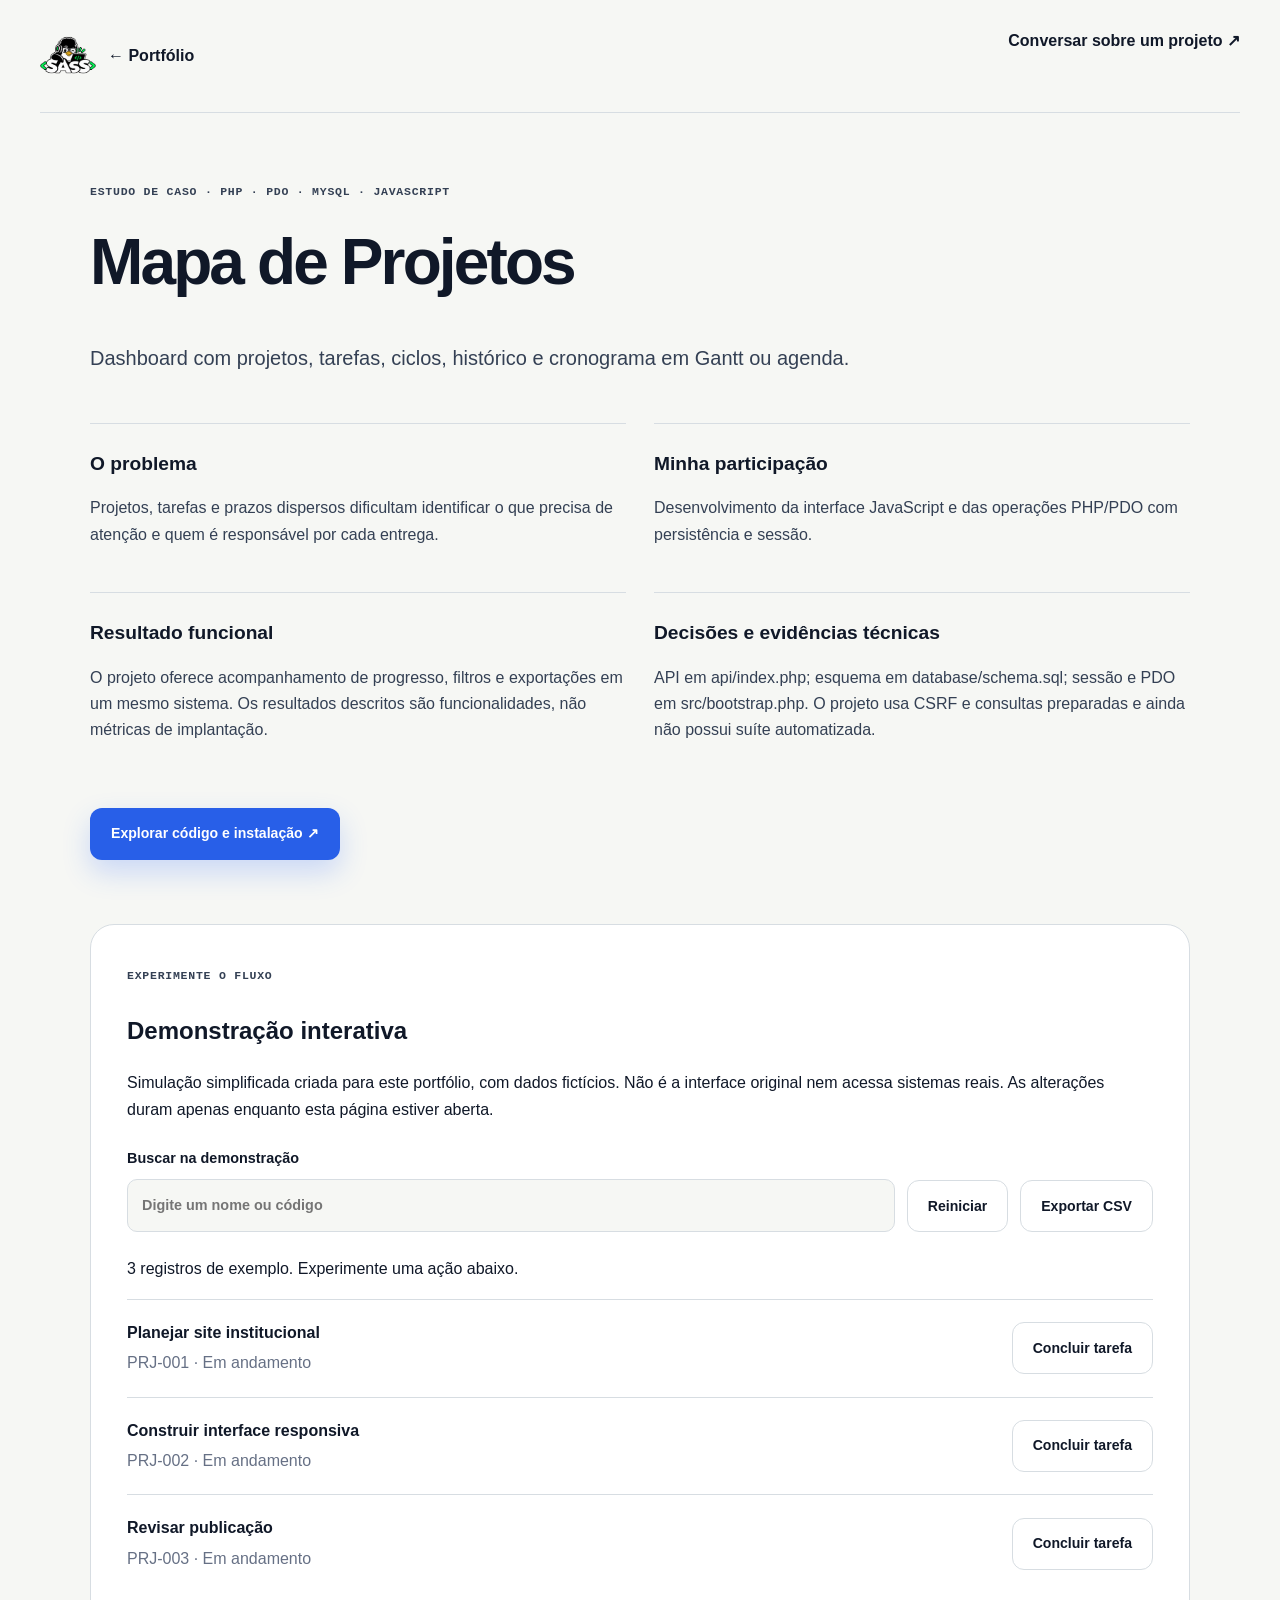
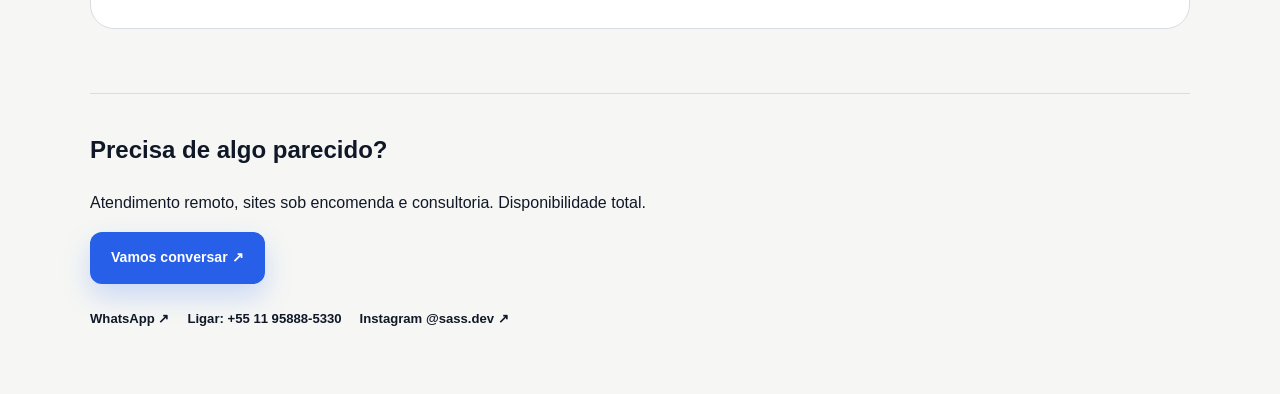
<file: projetos/mapa.html>
<!doctype html>
<html lang="pt-BR"><head><meta charset="utf-8"><meta name="viewport" content="width=device-width,initial-scale=1"><meta name="description" content="Estudo de caso: Mapa de Projetos. Explore a solução e uma demonstração com dados fictícios."><title>Mapa de Projetos | João Victor</title><link rel="stylesheet" href="../styles.css"><link rel="stylesheet" href="cases.css"><link rel="stylesheet" href="../brand.css"><link rel="icon" type="image/png" href="../assets/brand/sass-logo.png"><script src="demo.js" defer></script></head>
<body data-demo="mapa"><header class="case-header container"><a class="sass-case-logo" href="../index.html#projetos"><img src="../assets/brand/sass-logo.png" width="56" height="56" alt="SASS"><span>← Portfólio</span></a><a href="../index.html#contato">Conversar sobre um projeto ↗</a></header>
<main class="container case-main"><p class="eyebrow">ESTUDO DE CASO · PHP · PDO · MySQL · JavaScript</p><h1>Mapa de Projetos</h1><p class="case-lead">Dashboard com projetos, tarefas, ciclos, histórico e cronograma em Gantt ou agenda.</p>
<div class="case-grid"><section><h2>O problema</h2><p>Projetos, tarefas e prazos dispersos dificultam identificar o que precisa de atenção e quem é responsável por cada entrega.</p></section><section><h2>Minha participação</h2><p>Desenvolvimento da interface JavaScript e das operações PHP/PDO com persistência e sessão.</p></section><section><h2>Resultado funcional</h2><p>O projeto oferece acompanhamento de progresso, filtros e exportações em um mesmo sistema. Os resultados descritos são funcionalidades, não métricas de implantação.</p></section><section><h2>Decisões e evidências técnicas</h2><p>API em api/index.php; esquema em database/schema.sql; sessão e PDO em src/bootstrap.php. O projeto usa CSRF e consultas preparadas e ainda não possui suíte automatizada.</p></section></div>
<p><a class="button button-primary" href="https://github.com/joao-n0m4de/Mapa-de-Projetos" target="_blank" rel="noreferrer">Explorar código e instalação ↗</a></p>

<section class="demo-panel" id="demo" aria-labelledby="demo-title"><p class="eyebrow">EXPERIMENTE O FLUXO</p><h2 id="demo-title">Demonstração interativa</h2><p>Simulação simplificada criada para este portfólio, com dados fictícios. Não é a interface original nem acessa sistemas reais. As alterações duram apenas enquanto esta página estiver aberta.</p><div class="demo-controls"><label>Buscar na demonstração <input id="demo-search" type="search" placeholder="Digite um nome ou código"></label><button class="button button-secondary" id="demo-reset" type="button">Reiniciar</button><button class="button button-secondary" id="demo-export" type="button">Exportar CSV</button></div>
<p id="demo-status" role="status" aria-live="polite">3 registros de exemplo. Experimente uma ação abaixo.</p><div id="demo-list"></div>
<noscript>Ative o JavaScript para experimentar a demonstração. O estudo de caso e o código continuam acessíveis.</noscript></section>
<section class="case-contact"><h2>Precisa de algo parecido?</h2><p>Atendimento remoto, sites sob encomenda e consultoria. Disponibilidade total.</p><a class="button button-primary" href="mailto:victoor.sass@gmail.com?subject=Projeto%20sob%20encomenda">Vamos conversar ↗</a><div class="project-links"><a class="text-link" href="https://wa.me/5511958885330" target="_blank" rel="noreferrer">WhatsApp ↗</a><a class="text-link" href="tel:+5511958885330">Ligar: +55 11 95888-5330</a><a class="text-link" href="https://www.instagram.com/sass.dev/" target="_blank" rel="noreferrer">Instagram @sass.dev ↗</a></div></section></main></body></html>
</file>
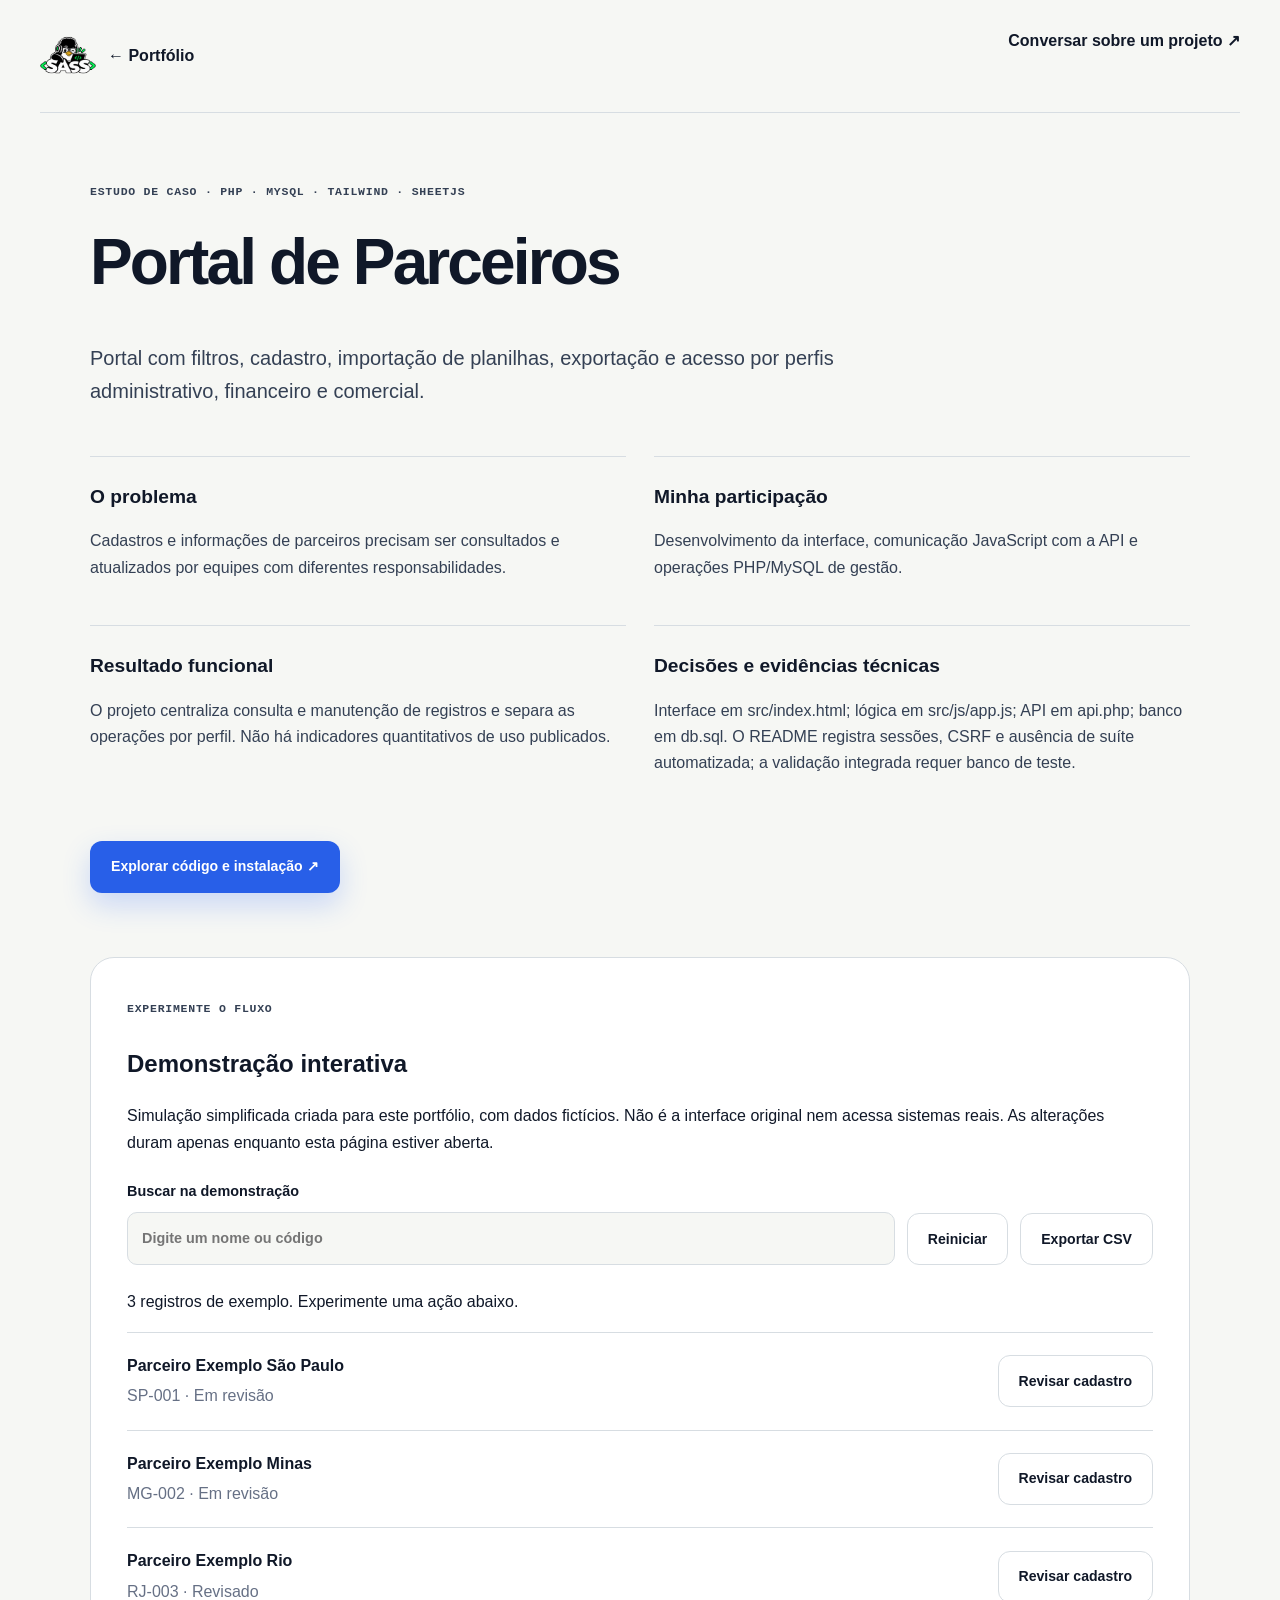
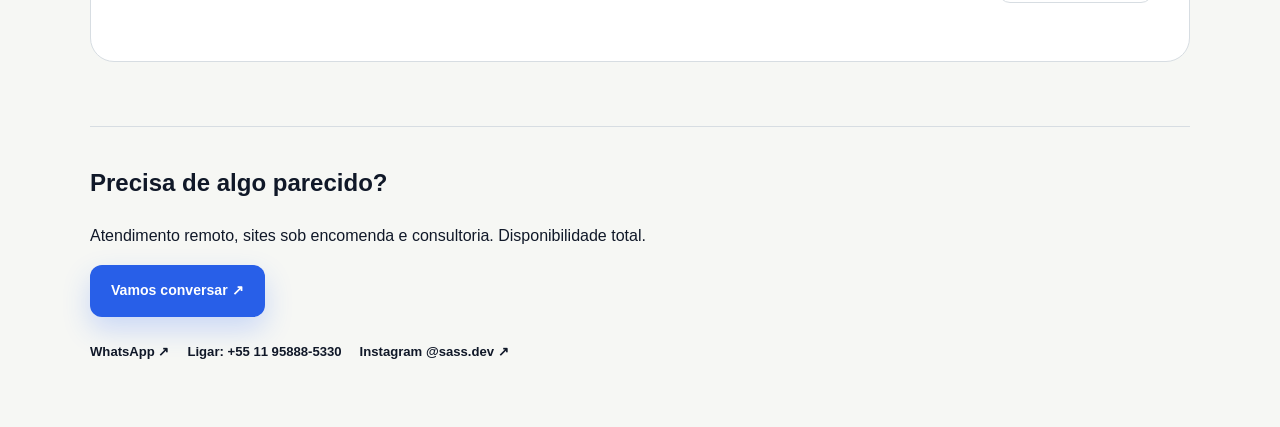
<file: projetos/parceiros.html>
<!doctype html>
<html lang="pt-BR"><head><meta charset="utf-8"><meta name="viewport" content="width=device-width,initial-scale=1"><meta name="description" content="Estudo de caso: Portal de Parceiros. Explore a solução e uma demonstração com dados fictícios."><title>Portal de Parceiros | João Victor</title><link rel="stylesheet" href="../styles.css"><link rel="stylesheet" href="cases.css"><link rel="stylesheet" href="../brand.css"><link rel="icon" type="image/png" href="../assets/brand/sass-logo.png"><script src="demo.js" defer></script></head>
<body data-demo="parceiros"><header class="case-header container"><a class="sass-case-logo" href="../index.html#projetos"><img src="../assets/brand/sass-logo.png" width="56" height="56" alt="SASS"><span>← Portfólio</span></a><a href="../index.html#contato">Conversar sobre um projeto ↗</a></header>
<main class="container case-main"><p class="eyebrow">ESTUDO DE CASO · PHP · MySQL · Tailwind · SheetJS</p><h1>Portal de Parceiros</h1><p class="case-lead">Portal com filtros, cadastro, importação de planilhas, exportação e acesso por perfis administrativo, financeiro e comercial.</p>
<div class="case-grid"><section><h2>O problema</h2><p>Cadastros e informações de parceiros precisam ser consultados e atualizados por equipes com diferentes responsabilidades.</p></section><section><h2>Minha participação</h2><p>Desenvolvimento da interface, comunicação JavaScript com a API e operações PHP/MySQL de gestão.</p></section><section><h2>Resultado funcional</h2><p>O projeto centraliza consulta e manutenção de registros e separa as operações por perfil. Não há indicadores quantitativos de uso publicados.</p></section><section><h2>Decisões e evidências técnicas</h2><p>Interface em src/index.html; lógica em src/js/app.js; API em api.php; banco em db.sql. O README registra sessões, CSRF e ausência de suíte automatizada; a validação integrada requer banco de teste.</p></section></div>
<p><a class="button button-primary" href="https://github.com/joao-n0m4de/Portal-de-Parceiros" target="_blank" rel="noreferrer">Explorar código e instalação ↗</a></p>

<section class="demo-panel" id="demo" aria-labelledby="demo-title"><p class="eyebrow">EXPERIMENTE O FLUXO</p><h2 id="demo-title">Demonstração interativa</h2><p>Simulação simplificada criada para este portfólio, com dados fictícios. Não é a interface original nem acessa sistemas reais. As alterações duram apenas enquanto esta página estiver aberta.</p><div class="demo-controls"><label>Buscar na demonstração <input id="demo-search" type="search" placeholder="Digite um nome ou código"></label><button class="button button-secondary" id="demo-reset" type="button">Reiniciar</button><button class="button button-secondary" id="demo-export" type="button">Exportar CSV</button></div>
<p id="demo-status" role="status" aria-live="polite">3 registros de exemplo. Experimente uma ação abaixo.</p><div id="demo-list"></div>
<noscript>Ative o JavaScript para experimentar a demonstração. O estudo de caso e o código continuam acessíveis.</noscript></section>
<section class="case-contact"><h2>Precisa de algo parecido?</h2><p>Atendimento remoto, sites sob encomenda e consultoria. Disponibilidade total.</p><a class="button button-primary" href="mailto:victoor.sass@gmail.com?subject=Projeto%20sob%20encomenda">Vamos conversar ↗</a><div class="project-links"><a class="text-link" href="https://wa.me/5511958885330" target="_blank" rel="noreferrer">WhatsApp ↗</a><a class="text-link" href="tel:+5511958885330">Ligar: +55 11 95888-5330</a><a class="text-link" href="https://www.instagram.com/sass.dev/" target="_blank" rel="noreferrer">Instagram @sass.dev ↗</a></div></section></main></body></html>
</file>
<file: styles.css>
:root {
  --bg: #f6f7f4;
  --surface: #ffffff;
  --surface-soft: #eef1ee;
  --ink: #101828;
  --ink-soft: #344054;
  --muted: #667085;
  --line: #d7dde2;
  --line-dark: rgba(255, 255, 255, 0.16);
  --blue: #285fe8;
  --blue-deep: #15314b;
  --orange: #c8412e;
  --green: #2b7a57;
  --dark: #101828;
  --mono: "IBM Plex Mono", Consolas, monospace;
  --sans: "Manrope", "Segoe UI", sans-serif;
  --container: min(1200px, calc(100% - 48px));
  --radius-sm: 12px;
  --radius-md: 20px;
  --radius-lg: 28px;
  --shadow: 0 24px 70px rgba(16, 24, 40, 0.09);
}

*,
*::before,
*::after {
  box-sizing: border-box;
}

html {
  scroll-behavior: smooth;
  scroll-padding-top: 96px;
}

body {
  margin: 0;
  min-width: 320px;
  overflow-x: hidden;
  background: var(--bg);
  color: var(--ink);
  font-family: var(--sans);
  font-size: 16px;
  line-height: 1.65;
  -webkit-font-smoothing: antialiased;
  text-rendering: optimizeLegibility;
}

body.menu-open {
  overflow: hidden;
}

::selection {
  background: var(--blue);
  color: #fff;
}

a {
  color: inherit;
  text-decoration: none;
}

button,
input,
textarea,
select {
  font: inherit;
}

button,
a {
  -webkit-tap-highlight-color: transparent;
}

img,
svg {
  display: block;
  max-width: 100%;
}

h1,
h2,
h3,
p {
  margin-top: 0;
}

ul {
  margin: 0;
  padding: 0;
  list-style: none;
}

:focus-visible {
  outline: 3px solid var(--orange);
  outline-offset: 4px;
}

.container {
  width: var(--container);
  margin-inline: auto;
}

.section {
  position: relative;
  padding: 128px 0;
}

.skip-link {
  position: fixed;
  top: 14px;
  left: 14px;
  z-index: 1000;
  padding: 10px 16px;
  border-radius: 8px;
  background: var(--dark);
  color: #fff;
  font-weight: 700;
  transform: translateY(-160%);
  transition: transform 180ms ease;
}

.skip-link:focus {
  transform: translateY(0);
}

/* Header */

.site-header {
  position: sticky;
  top: 0;
  z-index: 100;
  height: 82px;
  border-bottom: 1px solid transparent;
  background: rgba(246, 247, 244, 0.86);
  backdrop-filter: blur(18px);
  transition: height 220ms ease, border-color 220ms ease, box-shadow 220ms ease;
}

.site-header.is-scrolled {
  height: 72px;
  border-color: rgba(16, 24, 40, 0.11);
  box-shadow: 0 8px 30px rgba(16, 24, 40, 0.04);
}

.header-inner {
  display: flex;
  align-items: center;
  justify-content: space-between;
  height: 100%;
}

.brand {
  display: inline-flex;
  align-items: center;
  gap: 12px;
  flex-shrink: 0;
}

.brand-mark {
  display: grid;
  width: 42px;
  height: 42px;
  place-items: center;
  border-radius: 11px;
  background: var(--dark);
  color: #fff;
  font-family: var(--mono);
  font-size: 0.82rem;
  font-weight: 600;
  letter-spacing: -0.04em;
}

.brand-copy {
  display: flex;
  flex-direction: column;
  line-height: 1.15;
}

.brand-copy strong {
  font-size: 0.86rem;
  font-weight: 800;
  letter-spacing: -0.01em;
}

.brand-copy small {
  margin-top: 4px;
  color: var(--muted);
  font-family: var(--mono);
  font-size: 0.61rem;
  letter-spacing: 0.06em;
  text-transform: uppercase;
}

.site-nav {
  display: flex;
  align-items: center;
  gap: 34px;
}

.site-nav a {
  position: relative;
  color: var(--ink-soft);
  font-size: 0.84rem;
  font-weight: 700;
  transition: color 180ms ease;
}

.site-nav > a:not(.nav-cta)::after {
  position: absolute;
  right: 0;
  bottom: -8px;
  left: 0;
  height: 2px;
  background: var(--blue);
  content: "";
  transform: scaleX(0);
  transform-origin: right;
  transition: transform 200ms ease;
}

.site-nav > a:hover,
.site-nav > a.is-active {
  color: var(--ink);
}

.site-nav > a:hover::after,
.site-nav > a.is-active::after {
  transform: scaleX(1);
  transform-origin: left;
}

.site-nav .nav-cta {
  padding: 10px 16px;
  border: 1px solid var(--ink);
  border-radius: 999px;
  color: var(--ink);
  transition: background 180ms ease, color 180ms ease, transform 180ms ease;
}

.site-nav .nav-cta:hover {
  background: var(--ink);
  color: #fff;
  transform: translateY(-2px);
}

.menu-button {
  display: none;
  width: 44px;
  height: 44px;
  align-items: center;
  justify-content: center;
  flex-direction: column;
  gap: 6px;
  border: 1px solid var(--line);
  border-radius: 10px;
  background: var(--surface);
  color: var(--ink);
  cursor: pointer;
}

.menu-button span {
  display: block;
  width: 18px;
  height: 2px;
  border-radius: 99px;
  background: currentColor;
  transition: transform 180ms ease;
}

/* Hero */

.hero {
  min-height: calc(100vh - 82px);
  padding-top: 76px;
  padding-bottom: 48px;
  overflow: hidden;
}

.hero-grid {
  position: absolute;
  inset: 0;
  pointer-events: none;
  background-image:
    linear-gradient(rgba(16, 24, 40, 0.035) 1px, transparent 1px),
    linear-gradient(90deg, rgba(16, 24, 40, 0.035) 1px, transparent 1px);
  background-size: 72px 72px;
  -webkit-mask-image: linear-gradient(to bottom, #000 0%, rgba(0, 0, 0, 0.7) 60%, transparent 95%);
  mask-image: linear-gradient(to bottom, #000 0%, rgba(0, 0, 0, 0.7) 60%, transparent 95%);
}

.hero-grid::before,
.hero-grid::after {
  position: absolute;
  border-radius: 50%;
  content: "";
  filter: blur(1px);
}

.hero-grid::before {
  top: -220px;
  right: -180px;
  width: 560px;
  height: 560px;
  background: radial-gradient(circle, rgba(47, 107, 255, 0.15), transparent 68%);
}

.hero-grid::after {
  bottom: -260px;
  left: -220px;
  width: 600px;
  height: 600px;
  background: radial-gradient(circle, rgba(240, 90, 60, 0.1), transparent 69%);
}

.hero-layout {
  position: relative;
  display: grid;
  grid-template-columns: minmax(0, 1.08fr) minmax(420px, 0.92fr);
  gap: clamp(48px, 7vw, 100px);
  align-items: center;
}

.eyebrow {
  display: inline-flex;
  align-items: center;
  gap: 10px;
  margin-bottom: 26px;
  color: var(--ink-soft);
  font-family: var(--mono);
  font-size: 0.72rem;
  font-weight: 600;
  letter-spacing: 0.065em;
  text-transform: uppercase;
}

.eyebrow-dot {
  width: 9px;
  height: 9px;
  border: 2px solid var(--blue);
  border-radius: 50%;
  box-shadow: 0 0 0 5px rgba(47, 107, 255, 0.11);
}

.hero h1 {
  max-width: 800px;
  margin-bottom: 30px;
  font-size: clamp(3.6rem, 6.6vw, 7.1rem);
  font-weight: 700;
  letter-spacing: -0.075em;
  line-height: 0.95;
}

.headline-accent {
  position: relative;
  z-index: 0;
  display: inline-block;
  color: var(--blue);
}

.headline-accent::after {
  position: absolute;
  right: -2%;
  bottom: 0.02em;
  left: -2%;
  z-index: -1;
  height: 0.16em;
  border-radius: 99px;
  background: rgba(47, 107, 255, 0.13);
  content: "";
  transform: rotate(-1deg);
}

.hero-lead {
  max-width: 680px;
  margin-bottom: 34px;
  color: var(--ink-soft);
  font-size: clamp(1rem, 1.3vw, 1.17rem);
  line-height: 1.75;
}

.hero-actions {
  display: flex;
  flex-wrap: wrap;
  gap: 12px;
}

.button {
  display: inline-flex;
  min-height: 52px;
  align-items: center;
  justify-content: center;
  gap: 14px;
  padding: 13px 20px;
  border: 1px solid transparent;
  border-radius: 12px;
  font-size: 0.88rem;
  font-weight: 800;
  transition: transform 180ms ease, background 180ms ease, color 180ms ease, box-shadow 180ms ease;
}

.button span {
  font-family: var(--mono);
  font-size: 1rem;
}

.button:hover {
  transform: translateY(-3px);
}

.button-primary {
  background: var(--blue);
  color: #fff;
  box-shadow: 0 12px 28px rgba(47, 107, 255, 0.22);
}

.button-primary:hover {
  background: #245be2;
  box-shadow: 0 16px 36px rgba(47, 107, 255, 0.28);
}

.button-secondary {
  border-color: var(--line);
  background: rgba(255, 255, 255, 0.56);
  color: var(--ink);
}

.button-secondary:hover {
  border-color: var(--ink);
  background: var(--surface);
}

.hero-note {
  display: flex;
  align-items: center;
  gap: 12px;
  margin-top: 28px;
  color: var(--muted);
  font-family: var(--mono);
  font-size: 0.72rem;
  line-height: 1.5;
}

.status-pulse {
  position: relative;
  width: 8px;
  height: 8px;
  flex: 0 0 auto;
  border-radius: 50%;
  background: var(--green);
}

.status-pulse::after {
  position: absolute;
  inset: -5px;
  border: 1px solid rgba(43, 122, 87, 0.38);
  border-radius: 50%;
  content: "";
  animation: status-ring 2.2s ease-out infinite;
}

.operations-map {
  position: relative;
  margin: 0;
  overflow: hidden;
  border: 1px solid rgba(16, 24, 40, 0.12);
  border-radius: var(--radius-lg);
  background: rgba(255, 255, 255, 0.72);
  box-shadow: var(--shadow);
  backdrop-filter: blur(10px);
}

.operations-map::before {
  position: absolute;
  top: 0;
  left: 17%;
  width: 36%;
  height: 3px;
  background: var(--blue);
  content: "";
}

.map-header,
.map-footer {
  display: flex;
  align-items: center;
  justify-content: space-between;
}

.map-header {
  padding: 21px 24px 18px;
  border-bottom: 1px solid var(--line);
}

.map-header > span:first-child {
  display: flex;
  flex-direction: column;
  color: var(--ink);
  font-size: 0.88rem;
  font-weight: 800;
  line-height: 1.3;
}

.map-header small {
  margin-bottom: 4px;
  color: var(--muted);
  font-family: var(--mono);
  font-size: 0.58rem;
  font-weight: 500;
  letter-spacing: 0.08em;
  text-transform: uppercase;
}

.map-status {
  display: flex;
  align-items: center;
  gap: 7px;
  color: var(--green);
  font-family: var(--mono);
  font-size: 0.61rem;
  text-transform: uppercase;
}

.map-status i {
  width: 7px;
  height: 7px;
  border-radius: 50%;
  background: currentColor;
}

.map-canvas {
  padding: 8px;
}

.map-canvas svg {
  width: 100%;
  height: auto;
}

.route {
  fill: none;
  stroke-width: 3;
  stroke-linecap: round;
}

.route-muted {
  stroke: #d9dde6;
}

.route-active {
  stroke: var(--blue);
  stroke-dasharray: 8 13;
  animation: route-flow 9s linear infinite;
}

.route-branch {
  stroke: #abb3c0;
  stroke-dasharray: 2 9;
}

.node-code,
.node-detail,
.node-label {
  font-family: var(--sans);
}

.node-code {
  fill: #667085;
  font-family: var(--mono);
  font-size: 10px;
  font-weight: 600;
  letter-spacing: 0.8px;
}

.node-label {
  fill: #101828;
  font-size: 17px;
  font-weight: 800;
}

.node-detail {
  fill: #667085;
  font-family: var(--mono);
  font-size: 9px;
}

.node-code-light,
.node-label-light {
  fill: #fff;
}

.node-code-light {
  opacity: 0.72;
}

.node-detail-light {
  fill: rgba(255, 255, 255, 0.72);
}

.map-node {
  transition: opacity 200ms ease;
}

.map-node:hover {
  opacity: 0.84;
}

.signal-dot {
  fill: var(--blue);
  stroke: #fff;
  stroke-width: 3;
}

.signal-dot-two {
  fill: var(--orange);
}

.map-footer {
  gap: 18px;
  padding: 16px 24px 19px;
  border-top: 1px solid var(--line);
  color: var(--muted);
  font-family: var(--mono);
  font-size: 0.56rem;
  letter-spacing: 0.02em;
  text-transform: uppercase;
}

.map-footer span {
  display: inline-flex;
  align-items: center;
  gap: 7px;
}

.map-footer i {
  width: 7px;
  height: 7px;
  border-radius: 50%;
}

.legend-blue {
  background: var(--blue);
}

.legend-orange {
  background: var(--orange);
}

.map-ref {
  margin-left: auto;
}

.hero-metrics {
  position: relative;
  display: grid;
  grid-template-columns: repeat(4, 1fr);
  margin-top: 72px;
  border-top: 1px solid var(--line);
  border-bottom: 1px solid var(--line);
}

.hero-metrics > div {
  display: flex;
  min-height: 106px;
  align-items: center;
  gap: 17px;
  padding: 18px 26px;
  border-right: 1px solid var(--line);
}

.hero-metrics > div:last-child {
  border-right: 0;
}

.hero-metrics strong {
  color: var(--ink);
  font-family: var(--mono);
  font-size: clamp(1.25rem, 2.4vw, 1.8rem);
  font-weight: 500;
}

.hero-metrics span {
  color: var(--muted);
  font-size: 0.72rem;
  font-weight: 700;
  line-height: 1.45;
  text-transform: uppercase;
}

.signal-strip {
  position: relative;
  z-index: 2;
  overflow: hidden;
  border-top: 1px solid var(--dark);
  border-bottom: 1px solid var(--dark);
  background: var(--blue);
  color: #fff;
}

.signal-track {
  display: flex;
  width: max-content;
  align-items: center;
  gap: 24px;
  padding: 15px 0;
  animation: signal-scroll 30s linear infinite;
}

.signal-track span {
  font-family: var(--mono);
  font-size: 0.68rem;
  font-weight: 600;
  letter-spacing: 0.1em;
  white-space: nowrap;
}

.signal-track i {
  width: 7px;
  height: 7px;
  border: 2px solid #fff;
  border-radius: 50%;
}

/* Shared section headings */

.section-intro {
  display: flex;
  align-items: flex-start;
  justify-content: space-between;
  gap: 32px;
  margin-bottom: 76px;
  padding-bottom: 20px;
  border-bottom: 1px solid var(--line);
}

.section-intro > p,
.section-intro > div > p {
  max-width: 480px;
  margin-bottom: 0;
  color: var(--muted);
  font-size: 0.92rem;
}

.section-index,
.contact-kicker,
.education-kicker,
.stack-label {
  font-family: var(--mono);
  font-size: 0.68rem;
  font-weight: 600;
  letter-spacing: 0.08em;
  text-transform: uppercase;
}

.section-index {
  color: var(--blue);
}

.section-intro-wide {
  display: grid;
  grid-template-columns: 1fr 2.4fr;
}

.section-intro-wide h2 {
  max-width: 780px;
  margin-bottom: 14px;
  font-size: clamp(2.4rem, 4.8vw, 4.9rem);
  font-weight: 700;
  letter-spacing: -0.065em;
  line-height: 1.02;
}

/* About */

.about {
  background: var(--surface);
}

.about-grid {
  display: grid;
  grid-template-columns: 1.15fr 0.85fr;
  gap: clamp(60px, 10vw, 150px);
  align-items: start;
}

.about-statement h2 {
  max-width: 690px;
  margin-bottom: 0;
  font-size: clamp(2.7rem, 5.4vw, 5.7rem);
  font-weight: 700;
  letter-spacing: -0.075em;
  line-height: 1.02;
}

.about-statement em {
  position: relative;
  color: var(--blue);
  font-family: Georgia, serif;
  font-weight: 400;
}

.about-copy {
  padding-top: 10px;
  color: var(--ink-soft);
}

.about-copy p {
  margin-bottom: 22px;
}

.about-copy .lead-copy {
  color: var(--ink);
  font-size: clamp(1.16rem, 1.6vw, 1.38rem);
  font-weight: 700;
  line-height: 1.55;
}

.principles-grid {
  display: grid;
  grid-template-columns: repeat(3, 1fr);
  margin-top: 92px;
  border-top: 1px solid var(--line);
  border-bottom: 1px solid var(--line);
}

.principle-card {
  min-height: 250px;
  padding: 34px;
  border-right: 1px solid var(--line);
}

.principle-card:last-child {
  border-right: 0;
}

.principle-card > span {
  color: var(--blue);
  font-family: var(--mono);
  font-size: 0.66rem;
}

.principle-card h3 {
  margin: 58px 0 14px;
  font-size: 1.35rem;
  letter-spacing: -0.035em;
}

.principle-card p {
  max-width: 310px;
  margin-bottom: 0;
  color: var(--muted);
  font-size: 0.9rem;
}

/* Portfolio evidence and case studies */
.profile-avatar { border-radius:24px; margin-bottom:28px; background:var(--dark); object-fit:cover; }
.project-capture { display:flex; flex-direction:column; justify-content:center; padding:24px; background:#edf1ff; min-width:0; }
.project-capture img { width:100%; height:auto; border:1px solid var(--line); border-radius:12px; }
.project-capture span { margin-top:12px; font-size:.75rem; color:var(--ink-soft); }
.project-links { display:flex; gap:18px; align-items:center; flex-wrap:wrap; margin-top:24px; }
.case-summary { font-size:.92rem; }
.other-projects-title { margin:64px 0 24px; font-size:1.7rem; }
.secondary-projects { grid-template-columns:repeat(2,minmax(0,1fr)); }
.secondary-projects .project-card { display:flex; flex-direction:column; min-height:0; }
.secondary-projects .project-content { padding:28px; }
@media(max-width:900px) { .secondary-projects { grid-template-columns:1fr; } }

/* Projects */

.projects {
  background: var(--bg);
}

.projects-grid {
  display: grid;
  gap: 28px;
}

.project-card {
  display: grid;
  grid-template-columns: minmax(0, 1.02fr) minmax(0, 0.98fr);
  min-height: 530px;
  overflow: hidden;
  border: 1px solid var(--line);
  border-radius: var(--radius-lg);
  background: var(--surface);
  transition: border-color 220ms ease, box-shadow 220ms ease, transform 220ms ease;
}

.project-card:hover {
  border-color: #b7c0ca;
  box-shadow: 0 24px 60px rgba(16, 24, 40, 0.08);
  transform: translateY(-4px);
}

.project-card:nth-child(even) .project-visual {
  order: 2;
}

.project-visual {
  position: relative;
  min-height: 420px;
  overflow: hidden;
  border: 12px solid var(--surface);
  border-radius: 26px;
  background: #edf1ff;
}

.project-visual::after {
  position: absolute;
  inset: 0;
  border: 1px solid rgba(16, 24, 40, 0.07);
  border-radius: 14px;
  content: "";
  pointer-events: none;
}

.mock-toolbar {
  position: relative;
  z-index: 2;
  display: flex;
  height: 54px;
  align-items: center;
  gap: 7px;
  padding: 0 20px;
  border-bottom: 1px solid rgba(16, 24, 40, 0.1);
  background: rgba(255, 255, 255, 0.72);
  backdrop-filter: blur(8px);
}

.mock-toolbar > span {
  width: 7px;
  height: 7px;
  border-radius: 50%;
  background: #c4cad4;
}

.mock-toolbar > span:first-child {
  background: var(--orange);
}

.mock-toolbar small {
  margin-left: 10px;
  color: var(--muted);
  font-family: var(--mono);
  font-size: 0.58rem;
  text-transform: uppercase;
}

.mock-toolbar b {
  margin-left: auto;
  padding: 5px 8px;
  border-radius: 6px;
  background: var(--dark);
  color: #fff;
  font-family: var(--mono);
  font-size: 0.53rem;
  font-weight: 500;
  letter-spacing: 0.08em;
}

.project-content {
  display: flex;
  flex-direction: column;
  padding: clamp(34px, 5vw, 64px);
}

.project-meta {
  display: flex;
  align-items: center;
  justify-content: space-between;
  gap: 18px;
  margin-bottom: 34px;
  color: var(--muted);
  font-family: var(--mono);
  font-size: 0.6rem;
  font-weight: 500;
  letter-spacing: 0.07em;
  text-transform: uppercase;
}

.project-meta span:first-child {
  color: var(--blue);
}

.project-card h3 {
  max-width: 520px;
  margin-bottom: 20px;
  font-size: clamp(2rem, 3.2vw, 3.45rem);
  font-weight: 700;
  letter-spacing: -0.06em;
  line-height: 1.02;
}

.project-content > p {
  max-width: 560px;
  margin-bottom: 26px;
  color: var(--ink-soft);
}

.project-points {
  display: grid;
  gap: 9px;
  margin-bottom: 34px;
}

.project-points li {
  position: relative;
  padding-left: 20px;
  color: var(--muted);
  font-size: 0.84rem;
}

.project-points li::before {
  position: absolute;
  top: 0.72em;
  left: 0;
  width: 8px;
  height: 2px;
  background: var(--blue);
  content: "";
}

.project-footer {
  display: flex;
  align-items: flex-end;
  justify-content: space-between;
  gap: 24px;
  margin-top: auto;
  padding-top: 24px;
  border-top: 1px solid var(--line);
}

.tech-list {
  display: flex;
  flex-wrap: wrap;
  gap: 7px;
}

.tech-list span,
.stack-cloud span {
  display: inline-flex;
  align-items: center;
  border: 1px solid var(--line);
  border-radius: 999px;
  font-family: var(--mono);
}

.tech-list span {
  min-height: 29px;
  padding: 5px 9px;
  color: var(--ink-soft);
  font-size: 0.56rem;
  text-transform: uppercase;
}

.text-link {
  display: inline-flex;
  align-items: center;
  gap: 9px;
  flex: 0 0 auto;
  color: var(--ink);
  font-size: 0.82rem;
  font-weight: 800;
}

.text-link span {
  transition: transform 180ms ease;
}

.text-link:hover span {
  transform: translate(3px, -3px);
}

/* Project visuals */

.visual-sla {
  background:
    radial-gradient(circle at 85% 20%, rgba(240, 90, 60, 0.16), transparent 30%),
    #eaf0ff;
}

.sla-board,
.partner-board,
.gantt-board {
  position: absolute;
  top: 50%;
  right: 9%;
  left: 9%;
  padding: 24px;
  border: 1px solid rgba(16, 24, 40, 0.11);
  border-radius: 16px;
  background: rgba(255, 255, 255, 0.9);
  box-shadow: 0 20px 50px rgba(16, 24, 40, 0.12);
  transform: translateY(-43%) rotate(-1.5deg);
}

.sla-summary {
  display: flex;
  align-items: flex-end;
  justify-content: space-between;
  gap: 18px;
  margin-bottom: 20px;
}

.sla-summary span {
  color: var(--muted);
  font-family: var(--mono);
  font-size: 0.56rem;
  text-transform: uppercase;
}

.sla-summary strong {
  color: var(--ink);
  font-size: 0.84rem;
}

.sla-row {
  display: grid;
  grid-template-columns: 32px 1fr auto;
  gap: 12px;
  align-items: center;
  padding: 13px 0;
  border-top: 1px solid var(--line);
}

.sla-row > i {
  display: grid;
  width: 30px;
  height: 30px;
  place-items: center;
  border-radius: 8px;
  background: #e9efff;
  color: var(--blue);
  font-family: var(--mono);
  font-size: 0.52rem;
  font-style: normal;
  font-weight: 600;
}

.sla-row-alert > i {
  background: #fff0ec;
  color: var(--orange);
}

.sla-row > span {
  display: flex;
  flex-direction: column;
}

.sla-row b {
  font-size: 0.67rem;
}

.sla-row small {
  color: var(--muted);
  font-size: 0.55rem;
}

.sla-row time {
  color: var(--ink-soft);
  font-family: var(--mono);
  font-size: 0.61rem;
}

.sla-row-alert time {
  color: var(--orange);
}

.sla-progress {
  height: 5px;
  margin-top: 16px;
  overflow: hidden;
  border-radius: 99px;
  background: #e7eaf0;
}

.sla-progress span {
  display: block;
  width: 68%;
  height: 100%;
  border-radius: inherit;
  background: linear-gradient(90deg, var(--blue), #5f8cff);
}

.visual-automation {
  background:
    radial-gradient(circle at 10% 85%, rgba(47, 107, 255, 0.17), transparent 34%),
    #f0efe8;
}

.flow-board {
  position: absolute;
  top: 47%;
  right: 6%;
  left: 6%;
  display: grid;
  grid-template-columns: 1fr 0.42fr 1fr 0.42fr 1fr;
  align-items: center;
  transform: translateY(-50%);
}

.flow-node {
  display: flex;
  aspect-ratio: 1.08;
  align-items: center;
  justify-content: center;
  flex-direction: column;
  gap: 13px;
  border: 1px solid rgba(16, 24, 40, 0.11);
  border-radius: 16px;
  background: rgba(255, 255, 255, 0.92);
  box-shadow: 0 15px 34px rgba(16, 24, 40, 0.09);
}

.flow-node i {
  display: grid;
  width: 44px;
  height: 44px;
  place-items: center;
  border-radius: 11px;
  background: #e9efff;
  color: var(--blue);
  font-family: var(--mono);
  font-size: 0.66rem;
  font-style: normal;
  font-weight: 600;
}

.flow-node span {
  color: var(--ink-soft);
  font-size: 0.64rem;
  font-weight: 800;
}

.flow-node-dark {
  background: var(--dark);
}

.flow-node-dark i {
  background: rgba(255, 255, 255, 0.12);
  color: #fff;
}

.flow-node-dark span {
  color: #fff;
}

.flow-line {
  position: relative;
  height: 2px;
  overflow: hidden;
  background: #b8c0cd;
}

.flow-line::after {
  position: absolute;
  top: 50%;
  right: 0;
  width: 7px;
  height: 7px;
  border-top: 2px solid var(--blue);
  border-right: 2px solid var(--blue);
  content: "";
  transform: translateY(-50%) rotate(45deg);
}

.flow-line em {
  position: absolute;
  top: -2px;
  left: -10px;
  width: 7px;
  height: 7px;
  border-radius: 50%;
  background: var(--blue);
  animation: flow-packet 2.4s linear infinite;
}

.flow-status {
  position: absolute;
  right: 9%;
  bottom: 12%;
  left: 9%;
  display: flex;
  align-items: center;
  gap: 8px;
  color: var(--muted);
  font-family: var(--mono);
  font-size: 0.54rem;
  text-transform: uppercase;
}

.flow-status span {
  width: 7px;
  height: 7px;
  border-radius: 50%;
  background: var(--green);
}

.visual-partners {
  background:
    linear-gradient(125deg, rgba(47, 107, 255, 0.12), transparent 45%),
    #edf2ef;
}

.partner-board {
  transform: translateY(-43%) rotate(1.3deg);
}

.partner-filters {
  display: flex;
  gap: 8px;
  margin-bottom: 14px;
}

.partner-filters span {
  padding: 6px 11px;
  border: 1px solid var(--line);
  border-radius: 7px;
  color: var(--muted);
  font-family: var(--mono);
  font-size: 0.51rem;
}

.partner-row {
  display: grid;
  grid-template-columns: 36px 1fr auto;
  gap: 12px;
  align-items: center;
  padding: 12px 0;
  border-top: 1px solid var(--line);
}

.partner-row > i {
  display: grid;
  width: 34px;
  height: 34px;
  place-items: center;
  border-radius: 50%;
  background: var(--blue);
  color: #fff;
  font-family: var(--mono);
  font-size: 0.54rem;
  font-style: normal;
}

.partner-row > span {
  display: flex;
  flex-direction: column;
}

.partner-row b {
  font-size: 0.65rem;
}

.partner-row small {
  color: var(--muted);
  font-size: 0.53rem;
}

.partner-row em {
  padding: 5px 7px;
  border-radius: 99px;
  background: #eef1f5;
  color: var(--ink-soft);
  font-family: var(--mono);
  font-size: 0.46rem;
  font-style: normal;
}

.visual-map {
  background:
    radial-gradient(circle at 80% 90%, rgba(240, 90, 60, 0.13), transparent 35%),
    #ecf0ff;
}

.gantt-board {
  transform: translateY(-43%) rotate(-1deg);
}

.gantt-head {
  display: grid;
  grid-template-columns: 1.3fr repeat(4, 0.55fr);
  gap: 4px;
  padding-bottom: 11px;
  border-bottom: 1px solid var(--line);
  color: var(--muted);
  font-family: var(--mono);
  font-size: 0.5rem;
}

.gantt-row {
  position: relative;
  display: grid;
  grid-template-columns: 1.3fr repeat(4, 0.55fr);
  height: 45px;
  align-items: center;
  border-bottom: 1px solid #edf0f3;
  background-image: linear-gradient(90deg, transparent calc(100% - 1px), #edf0f3 0);
  background-size: 17.4% 100%;
}

.gantt-row b {
  font-size: 0.58rem;
}

.gantt-row .bar {
  position: absolute;
  height: 11px;
  border-radius: 99px;
}

.bar-one {
  left: 30%;
  width: 30%;
  background: var(--blue);
}

.bar-two {
  left: 47%;
  width: 39%;
  background: #8aa8ff;
}

.bar-three {
  left: 68%;
  width: 23%;
  background: var(--orange);
}

.gantt-legend {
  display: flex;
  gap: 16px;
  margin-top: 15px;
  color: var(--muted);
  font-family: var(--mono);
  font-size: 0.49rem;
}

.gantt-legend span {
  display: flex;
  align-items: center;
  gap: 6px;
}

.gantt-legend i {
  width: 7px;
  height: 7px;
  border-radius: 50%;
  background: var(--blue);
}

.gantt-legend span:last-child i {
  background: var(--orange);
}

/* Capabilities */

.capabilities {
  overflow: hidden;
  background: var(--dark);
  color: #fff;
}

.capabilities-grid {
  position: absolute;
  inset: 0;
  opacity: 0.45;
  background-image:
    linear-gradient(rgba(255, 255, 255, 0.035) 1px, transparent 1px),
    linear-gradient(90deg, rgba(255, 255, 255, 0.035) 1px, transparent 1px);
  background-size: 76px 76px;
  -webkit-mask-image: linear-gradient(to bottom, transparent, #000 20%, #000 85%, transparent);
  mask-image: linear-gradient(to bottom, transparent, #000 20%, #000 85%, transparent);
}

.capabilities > .container {
  position: relative;
}

.section-intro-dark {
  border-color: var(--line-dark);
}

.section-intro-dark .section-index {
  color: #8aa8ff;
}

.section-intro-dark > p {
  color: rgba(255, 255, 255, 0.6);
}

.capabilities-heading {
  display: grid;
  grid-template-columns: 1.45fr 0.55fr;
  gap: 90px;
  align-items: end;
  margin-bottom: 96px;
}

.capabilities-heading h2 {
  max-width: 830px;
  margin-bottom: 0;
  font-size: clamp(2.8rem, 5.8vw, 6rem);
  font-weight: 700;
  letter-spacing: -0.07em;
  line-height: 0.98;
}

.capabilities-heading p {
  margin-bottom: 6px;
  color: rgba(255, 255, 255, 0.64);
  font-size: 0.92rem;
}

.capability-list {
  border-top: 1px solid var(--line-dark);
}

.capability-row {
  display: grid;
  grid-template-columns: 0.3fr 1.05fr 1.2fr 1.1fr;
  gap: 38px;
  align-items: start;
  padding: 37px 0;
  border-bottom: 1px solid var(--line-dark);
  transition: background 220ms ease, padding 220ms ease;
}

.capability-row:hover {
  padding-right: 18px;
  padding-left: 18px;
  background: rgba(255, 255, 255, 0.035);
}

.capability-number {
  color: #8aa8ff;
  font-family: var(--mono);
  font-size: 0.65rem;
}

.capability-row h3 {
  margin-bottom: 0;
  font-size: 1.35rem;
  letter-spacing: -0.035em;
}

.capability-row > p {
  margin-bottom: 0;
  color: rgba(255, 255, 255, 0.62);
  font-size: 0.86rem;
}

.capability-row ul {
  display: grid;
  grid-template-columns: 1fr 1fr;
  gap: 7px 14px;
}

.capability-row li {
  position: relative;
  padding-left: 12px;
  color: rgba(255, 255, 255, 0.8);
  font-family: var(--mono);
  font-size: 0.59rem;
  text-transform: uppercase;
}

.capability-row li::before {
  position: absolute;
  top: 0.74em;
  left: 0;
  width: 4px;
  height: 4px;
  border-radius: 50%;
  background: var(--blue);
  content: "";
}

.stack-panel {
  display: grid;
  grid-template-columns: 1.5fr 0.5fr;
  gap: 64px;
  margin-top: 88px;
  padding: 34px;
  border: 1px solid var(--line-dark);
  border-radius: var(--radius-md);
  background: rgba(255, 255, 255, 0.035);
}

.stack-label {
  display: block;
  margin-bottom: 19px;
  color: rgba(255, 255, 255, 0.5);
}

.stack-cloud {
  display: flex;
  flex-wrap: wrap;
  gap: 8px;
}

.stack-cloud span {
  min-height: 36px;
  padding: 7px 12px;
  border-color: rgba(255, 255, 255, 0.18);
  color: rgba(255, 255, 255, 0.86);
  font-size: 0.61rem;
}

.stack-column-learning {
  padding-left: 48px;
  border-left: 1px solid var(--line-dark);
}

.stack-column-learning .stack-cloud span {
  border-style: dashed;
}

/* Journey */

.journey {
  background: var(--surface);
}

.journey-layout {
  display: grid;
  grid-template-columns: minmax(0, 1fr) 350px;
  gap: clamp(58px, 8vw, 110px);
  align-items: start;
}

.timeline {
  position: relative;
}

.timeline::before {
  position: absolute;
  top: 9px;
  bottom: 0;
  left: 9px;
  width: 1px;
  background: var(--line);
  content: "";
}

.timeline-item {
  display: grid;
  grid-template-columns: 20px 112px minmax(0, 1fr);
  gap: 24px;
  padding-bottom: 82px;
}

.timeline-item:last-child {
  padding-bottom: 0;
}

.timeline-marker {
  position: relative;
  z-index: 1;
  padding-top: 3px;
}

.timeline-marker span {
  display: block;
  width: 19px;
  height: 19px;
  border: 5px solid var(--surface);
  border-radius: 50%;
  background: var(--blue);
  box-shadow: 0 0 0 1px var(--blue);
}

.timeline-date {
  padding-top: 1px;
  color: var(--muted);
  font-family: var(--mono);
  font-size: 0.65rem;
  font-weight: 600;
  text-transform: uppercase;
}

.timeline-content {
  padding-bottom: 2px;
}

.timeline-heading {
  display: flex;
  justify-content: space-between;
  gap: 22px;
  margin-bottom: 17px;
}

.timeline-heading span {
  display: block;
  margin-bottom: 7px;
  color: var(--blue);
  font-family: var(--mono);
  font-size: 0.62rem;
  font-weight: 600;
  letter-spacing: 0.06em;
  text-transform: uppercase;
}

.timeline-heading h3 {
  margin-bottom: 0;
  font-size: clamp(1.35rem, 2.2vw, 2rem);
  letter-spacing: -0.045em;
  line-height: 1.2;
}

.timeline-heading small {
  flex: 0 0 auto;
  padding-top: 4px;
  color: var(--muted);
  font-family: var(--mono);
  font-size: 0.57rem;
}

.timeline-content > p {
  max-width: 670px;
  margin-bottom: 24px;
  color: var(--muted);
  font-size: 0.9rem;
}

.role-progression {
  display: grid;
  gap: 1px;
  overflow: hidden;
  border: 1px solid var(--line);
  border-radius: 12px;
  background: var(--line);
}

.role-progression > div {
  display: grid;
  grid-template-columns: 115px 1fr;
  gap: 22px;
  padding: 15px 17px;
  background: var(--bg);
}

.role-progression time {
  color: var(--ink-soft);
  font-family: var(--mono);
  font-size: 0.58rem;
  font-weight: 600;
  text-transform: uppercase;
}

.role-progression p {
  margin-bottom: 0;
  color: var(--muted);
  font-size: 0.75rem;
}

.education-card {
  position: sticky;
  top: 110px;
  overflow: hidden;
  padding: 30px;
  border: 1px solid var(--line);
  border-radius: var(--radius-md);
  background: var(--bg);
}

.education-card::before {
  position: absolute;
  top: 0;
  right: 0;
  left: 0;
  height: 4px;
  background: linear-gradient(90deg, var(--blue) 0 72%, var(--orange) 72%);
  content: "";
}

.education-kicker {
  color: var(--blue);
}

.education-card h3 {
  margin: 18px 0 26px;
  font-size: 2rem;
  letter-spacing: -0.05em;
  line-height: 1.08;
}

.education-card ul {
  border-top: 1px solid var(--line);
}

.education-card li {
  padding: 18px 0;
  border-bottom: 1px solid var(--line);
}

.education-card li span {
  display: block;
  margin-bottom: 5px;
  color: var(--ink);
  font-size: 0.82rem;
  font-weight: 800;
}

.education-card li p {
  margin-bottom: 0;
  color: var(--muted);
  font-size: 0.73rem;
}

.education-link {
  display: inline-flex;
  align-items: center;
  gap: 8px;
  margin-top: 24px;
  color: var(--ink);
  font-size: 0.73rem;
  font-weight: 800;
}

.education-link span {
  color: var(--blue);
}

/* Contact */

.contact {
  position: relative;
  overflow: hidden;
  padding: 120px 0 104px;
  background: var(--blue);
  color: #fff;
}

.contact-routes {
  position: absolute;
  inset: 0;
  opacity: 0.22;
  pointer-events: none;
}

.contact-routes::before,
.contact-routes::after,
.contact-routes span {
  position: absolute;
  border: 1px solid rgba(255, 255, 255, 0.7);
  border-radius: 50%;
  content: "";
}

.contact-routes::before {
  top: -470px;
  right: -210px;
  width: 850px;
  height: 850px;
}

.contact-routes::after {
  top: -370px;
  right: -110px;
  width: 650px;
  height: 650px;
}

.contact-routes span:nth-child(1) {
  top: -260px;
  right: 0;
  width: 430px;
  height: 430px;
}

.contact-routes span:nth-child(2),
.contact-routes span:nth-child(3),
.contact-routes span:nth-child(4) {
  width: 12px;
  height: 12px;
  background: #fff;
}

.contact-routes span:nth-child(2) {
  top: 19%;
  right: 29%;
}

.contact-routes span:nth-child(3) {
  top: 44%;
  right: 9%;
}

.contact-routes span:nth-child(4) {
  right: 34%;
  bottom: 15%;
}

.contact-inner {
  position: relative;
}

.contact-kicker {
  display: block;
  margin-bottom: 54px;
  color: rgba(255, 255, 255, 0.72);
}

.contact h2 {
  max-width: 940px;
  margin-bottom: 32px;
  font-size: clamp(3rem, 7vw, 7.5rem);
  font-weight: 700;
  letter-spacing: -0.075em;
  line-height: 0.95;
}

.contact-inner > p {
  max-width: 640px;
  margin-bottom: 38px;
  color: rgba(255, 255, 255, 0.82);
  font-size: 1.02rem;
}

.contact-actions {
  display: flex;
  flex-wrap: wrap;
  gap: 12px;
}

.button-light {
  background: #fff;
  color: var(--blue);
}

.button-light:hover {
  box-shadow: 0 16px 34px rgba(16, 24, 40, 0.19);
}

.copy-email {
  display: inline-flex;
  min-height: 52px;
  align-items: center;
  gap: 16px;
  padding: 10px 17px;
  border: 1px solid rgba(255, 255, 255, 0.4);
  border-radius: 12px;
  background: rgba(255, 255, 255, 0.08);
  color: #fff;
  cursor: pointer;
  transition: background 180ms ease, transform 180ms ease;
}

.copy-email:hover {
  background: rgba(255, 255, 255, 0.16);
  transform: translateY(-3px);
}

.copy-email span {
  font-family: var(--mono);
  font-size: 0.7rem;
}

.copy-email small {
  padding-left: 14px;
  border-left: 1px solid rgba(255, 255, 255, 0.32);
  color: rgba(255, 255, 255, 0.66);
  font-family: var(--mono);
  font-size: 0.55rem;
  text-transform: uppercase;
}

.contact-links {
  display: flex;
  flex-wrap: wrap;
  gap: 28px;
  align-items: center;
  margin-top: 86px;
  padding-top: 22px;
  border-top: 1px solid rgba(255, 255, 255, 0.28);
  color: rgba(255, 255, 255, 0.78);
  font-family: var(--mono);
  font-size: 0.64rem;
  text-transform: uppercase;
}

.contact-links a {
  color: #fff;
  font-weight: 600;
}

.contact-links span {
  margin-left: auto;
}

/* Footer and toast */

.site-footer {
  padding: 32px 0;
  background: var(--dark);
  color: #fff;
}

.footer-inner {
  display: flex;
  align-items: center;
  justify-content: space-between;
  gap: 28px;
}

.brand-footer .brand-mark {
  background: #fff;
  color: var(--dark);
}

.brand-footer .brand-copy small,
.footer-inner > p,
.footer-inner > span {
  color: rgba(255, 255, 255, 0.52);
}

.footer-inner > p,
.footer-inner > span {
  margin-bottom: 0;
  font-family: var(--mono);
  font-size: 0.6rem;
}

.toast {
  position: fixed;
  right: 22px;
  bottom: 22px;
  z-index: 200;
  padding: 12px 16px;
  border-radius: 10px;
  background: var(--dark);
  color: #fff;
  font-family: var(--mono);
  font-size: 0.68rem;
  opacity: 0;
  pointer-events: none;
  transform: translateY(14px);
  transition: opacity 180ms ease, transform 180ms ease;
}

.toast.is-visible {
  opacity: 1;
  transform: translateY(0);
}

/* Reveal and animation */

.reveal.reveal-pending {
  opacity: 0;
  transform: translateY(24px);
}

.reveal.reveal-visible {
  opacity: 1;
  transform: translateY(0);
  transition:
    opacity 650ms cubic-bezier(0.2, 0.72, 0.2, 1) var(--reveal-delay, 0ms),
    transform 650ms cubic-bezier(0.2, 0.72, 0.2, 1) var(--reveal-delay, 0ms);
}

@keyframes status-ring {
  0% { opacity: 0.7; transform: scale(0.7); }
  75%, 100% { opacity: 0; transform: scale(1.5); }
}

@keyframes route-flow {
  to { stroke-dashoffset: -210; }
}

@keyframes signal-scroll {
  to { transform: translateX(-50%); }
}

@keyframes flow-packet {
  to { left: calc(100% + 3px); }
}

/* Responsive */

@media (max-width: 1100px) {
  .hero-layout {
    grid-template-columns: 1fr;
  }

  .hero-copy {
    max-width: 850px;
  }

  .operations-map {
    width: min(720px, 100%);
    margin-inline: auto;
  }

  .hero h1 {
    font-size: clamp(4rem, 10vw, 7rem);
  }

  .project-card {
    grid-template-columns: 0.92fr 1.08fr;
  }

  .capabilities-heading {
    grid-template-columns: 1.25fr 0.75fr;
    gap: 50px;
  }

  .capability-row {
    grid-template-columns: 0.2fr 0.9fr 1.25fr;
  }

  .capability-row ul {
    grid-column: 2 / -1;
    padding-top: 4px;
  }
}

@media (max-width: 900px) {
  :root {
    --container: min(100% - 36px, 760px);
  }

  .section {
    padding: 100px 0;
  }

  .site-header {
    height: 72px;
  }

  .menu-button {
    display: flex;
  }

  html:not(.js) .site-header {
    position: static;
    height: auto;
  }

  html:not(.js) .header-inner {
    flex-wrap: wrap;
    padding: 12px 0;
  }

  html:not(.js) .menu-button {
    display: none;
  }

  html:not(.js) .site-nav {
    position: static;
    display: flex;
    width: 100%;
    align-items: center;
    justify-content: flex-start;
    flex-direction: row;
    gap: 20px;
    overflow-x: auto;
    padding: 12px 0 4px;
    background: transparent;
    opacity: 1;
    pointer-events: auto;
    transform: none;
  }

  html:not(.js) .site-nav a {
    flex: 0 0 auto;
    padding: 7px 0;
    border: 0;
    font-size: 0.72rem;
    letter-spacing: 0;
  }

  html:not(.js) .site-nav .nav-cta {
    margin-top: 0;
    padding: 7px 12px;
  }

  .menu-button[aria-expanded="true"] span:first-child {
    transform: translateY(4px) rotate(45deg);
  }

  .menu-button[aria-expanded="true"] span:last-child {
    transform: translateY(-4px) rotate(-45deg);
  }

  .site-nav {
    position: fixed;
    top: 72px;
    right: 0;
    bottom: 0;
    left: 0;
    display: flex;
    align-items: stretch;
    justify-content: center;
    flex-direction: column;
    gap: 0;
    padding: 24px;
    background: rgba(246, 247, 244, 0.98);
    opacity: 0;
    pointer-events: none;
    transform: translateY(-16px);
    transition: opacity 200ms ease, transform 200ms ease;
  }

  .site-nav.is-open {
    opacity: 1;
    pointer-events: auto;
    transform: translateY(0);
  }

  .site-nav a {
    padding: 18px 0;
    border-bottom: 1px solid var(--line);
    font-size: 1.4rem;
    letter-spacing: -0.03em;
  }

  .site-nav > a::after {
    display: none;
  }

  .site-nav .nav-cta {
    margin-top: 20px;
    border: 0;
    border-radius: 12px;
    background: var(--blue);
    color: #fff;
    text-align: center;
  }

  .hero {
    padding-top: 56px;
  }

  .hero-metrics {
    grid-template-columns: repeat(2, 1fr);
  }

  .hero-metrics > div:nth-child(2) {
    border-right: 0;
  }

  .hero-metrics > div:nth-child(-n+2) {
    border-bottom: 1px solid var(--line);
  }

  .about-grid,
  .section-intro-wide,
  .capabilities-heading,
  .journey-layout {
    grid-template-columns: 1fr;
  }

  .about-grid {
    gap: 50px;
  }

  .section-intro-wide {
    gap: 26px;
  }

  .section-intro-wide h2 {
    max-width: none;
  }

  .project-card {
    grid-template-columns: 1fr;
  }

  .project-card:nth-child(even) .project-visual {
    order: 0;
  }

  .project-visual {
    min-height: 460px;
  }

  .capabilities-heading {
    gap: 34px;
  }

  .capabilities-heading p {
    max-width: 620px;
  }

  .capability-row {
    grid-template-columns: 48px 1fr;
  }

  .capability-row > p,
  .capability-row ul {
    grid-column: 2;
  }

  .stack-panel {
    grid-template-columns: 1fr;
    gap: 36px;
  }

  .stack-column-learning {
    padding-top: 30px;
    padding-left: 0;
    border-top: 1px solid var(--line-dark);
    border-left: 0;
  }

  .journey-layout {
    gap: 70px;
  }

  .education-card {
    position: static;
  }
}

@media (max-width: 640px) {
  :root {
    --container: calc(100% - 28px);
    --radius-lg: 20px;
  }

  .section {
    padding: 82px 0;
  }

  .brand-copy {
    display: none;
  }

  .hero {
    padding-top: 40px;
    padding-bottom: 34px;
  }

  .eyebrow {
    font-size: 0.61rem;
  }

  .hero h1 {
    font-size: clamp(3.2rem, 15.7vw, 5.4rem);
    letter-spacing: -0.07em;
  }

  .hero-lead {
    font-size: 0.96rem;
  }

  .hero-actions .button {
    flex: 1 1 100%;
  }

  .hero-note {
    align-items: flex-start;
  }

  .status-pulse {
    margin-top: 6px;
  }

  .map-header {
    padding: 17px;
  }

  .map-status,
  .map-ref,
  .map-footer span:nth-child(2) {
    display: none;
  }

  .map-footer {
    padding-inline: 17px;
  }

  .hero-metrics {
    margin-top: 48px;
  }

  .hero-metrics > div {
    min-height: 88px;
    align-items: flex-start;
    justify-content: center;
    flex-direction: column;
    gap: 1px;
    padding: 16px;
  }

  .hero-metrics span {
    font-size: 0.59rem;
  }

  .section-intro {
    align-items: flex-start;
    flex-direction: column;
    margin-bottom: 52px;
  }

  .about-statement h2,
  .section-intro-wide h2,
  .capabilities-heading h2 {
    font-size: clamp(2.5rem, 12.8vw, 4rem);
  }

  .principles-grid {
    grid-template-columns: 1fr;
    margin-top: 64px;
  }

  .principle-card {
    min-height: auto;
    padding: 26px 4px;
    border-right: 0;
    border-bottom: 1px solid var(--line);
  }

  .principle-card:last-child {
    border-bottom: 0;
  }

  .principle-card h3 {
    margin: 30px 0 8px;
  }

  .project-card {
    border-radius: 20px;
  }

  .project-visual {
    min-height: 355px;
    border-width: 7px;
    border-radius: 18px;
  }

  .project-content {
    padding: 28px 23px 30px;
  }

  .project-meta {
    align-items: flex-start;
    flex-direction: column;
    gap: 5px;
    margin-bottom: 24px;
  }

  .project-card h3 {
    font-size: clamp(2rem, 10vw, 2.8rem);
  }

  .project-footer {
    align-items: flex-start;
    flex-direction: column;
  }

  .sla-board,
  .partner-board,
  .gantt-board {
    right: 5%;
    left: 5%;
    padding: 17px;
  }

  .sla-summary strong {
    font-size: 0.7rem;
  }

  .flow-board {
    right: 4%;
    left: 4%;
  }

  .flow-node {
    border-radius: 12px;
  }

  .flow-node i {
    width: 36px;
    height: 36px;
  }

  .flow-node span {
    font-size: 0.52rem;
  }

  .partner-row em {
    display: none;
  }

  .partner-row {
    grid-template-columns: 36px 1fr;
  }

  .capability-row {
    gap: 18px;
    padding: 27px 0;
  }

  .capability-row ul {
    grid-template-columns: 1fr;
  }

  .capability-row:hover {
    padding-right: 0;
    padding-left: 0;
    background: transparent;
  }

  .stack-panel {
    margin-top: 60px;
    padding: 24px;
  }

  .timeline-item {
    grid-template-columns: 20px minmax(0, 1fr);
    gap: 18px;
    padding-bottom: 64px;
  }

  .timeline-date {
    grid-column: 2;
    grid-row: 1;
  }

  .timeline-content {
    grid-column: 2;
  }

  .timeline-marker {
    grid-row: 1 / span 2;
  }

  .timeline-heading {
    flex-direction: column;
    gap: 4px;
  }

  .role-progression > div {
    grid-template-columns: 1fr;
    gap: 5px;
  }

  .contact {
    padding: 88px 0 74px;
  }

  .contact h2 {
    font-size: clamp(3rem, 14.2vw, 5rem);
  }

  .contact-actions,
  .contact-actions .button,
  .copy-email {
    width: 100%;
  }

  .copy-email {
    justify-content: space-between;
  }

  .copy-email span {
    overflow: hidden;
    text-overflow: ellipsis;
  }

  .contact-links {
    align-items: flex-start;
    flex-direction: column;
    gap: 16px;
    margin-top: 62px;
  }

  .contact-links span {
    margin-left: 0;
  }

  .footer-inner {
    align-items: flex-start;
    flex-direction: column;
  }

  .brand-footer .brand-copy {
    display: flex;
  }

  .footer-inner > p {
    order: 3;
  }
}

@media (prefers-reduced-motion: reduce) {
  html {
    scroll-behavior: auto;
  }

  *,
  *::before,
  *::after {
    animation-duration: 0.01ms !important;
    animation-iteration-count: 1 !important;
    scroll-behavior: auto !important;
    transition-duration: 0.01ms !important;
  }

  .reveal.reveal-pending,
  .reveal.reveal-visible {
    opacity: 1;
    transform: none;
  }
}
</file>
<file: brand.css>
/* Transparent PNG variants of the official SASS artwork. */
.sass-logo { display:block; width:76px; height:76px; flex-shrink:0; object-fit:contain; border-radius:14px; background:transparent; }
.brand-copy strong { letter-spacing:.04em; }
.sass-hero { margin:0; min-width:0; overflow:hidden; border-radius:28px; background:transparent; color:var(--ink); border:0; box-shadow:none; }
.sass-hero-label { padding:24px 26px 0; display:flex; align-items:center; gap:10px; font:500 .7rem var(--mono); letter-spacing:.08em; color:var(--ink-soft); }
.sass-dot { width:7px; height:7px; background:#00ed59; border-radius:50%; flex-shrink:0; }
.sass-hero > img { display:block; width:100%; height:auto; }
.sass-hero figcaption { padding:0 26px 26px; font-size:.85rem; color:var(--ink-soft); }
.sass-hero figcaption a { display:block; color:#087a37; font-weight:700; margin-top:10px; }
.sass-service-mascot { width:112px; height:112px; object-fit:contain; background:transparent; border-radius:20px; margin:0 0 24px; }
.sass-contact-mascot { width:168px; height:168px; object-fit:contain; background:transparent; border-radius:28px; margin-bottom:28px; }
.sass-case-logo { display:flex; align-items:center; gap:12px; }
.sass-case-logo img { width:56px; height:56px; object-fit:contain; border-radius:10px; background:transparent; }
@media(max-width:1100px) { .sass-hero { width:min(100%,520px); justify-self:center; } }
@media(max-width:900px) { .sass-logo { width:60px; height:60px; } }
@media(max-width:640px) { .sass-hero-label { font-size:.58rem; padding:20px 20px 0; } .sass-hero figcaption { padding:0 20px 22px; } .sass-contact-mascot { width:128px; height:128px; } }
</file>
<file: projetos/cases.css>
.case-header { display:flex; justify-content:space-between; gap:24px; padding-block:28px; font-weight:700; border-bottom:1px solid var(--line); }
.case-main { max-width:1100px; padding-block:64px; }
.case-main h1 { max-width:850px; font-size:clamp(2.2rem,5vw,4.5rem); line-height:1.12; letter-spacing:-.045em; }
.case-lead { max-width:800px; font-size:1.25rem; color:var(--ink-soft); }
.case-grid { display:grid; grid-template-columns:1fr 1fr; gap:28px; margin-block:48px; }
.case-grid section { border-top:1px solid var(--line); padding-top:24px; }
.case-grid h2 { font-size:1.2rem; }
.case-grid p { color:var(--ink-soft); }
.capture { margin:48px 0; }
.capture img { border:1px solid var(--line); border-radius:18px; width:100%; height:auto; }
figcaption { font-size:.85rem; color:var(--muted); padding-top:12px; }
.demo-panel { background:white; padding:36px; border:1px solid var(--line); border-radius:24px; margin-top:64px; scroll-margin-top:24px; }
.demo-controls { display:flex; gap:12px; align-items:end; flex-wrap:wrap; margin-block:24px; }
.demo-controls label { flex:1; min-width:180px; font-size:.9rem; font-weight:700; }
.demo-controls input { display:block; width:100%; border:1px solid var(--line); border-radius:10px; padding:14px; margin-top:8px; background:var(--bg); }
.demo-row { display:flex; justify-content:space-between; align-items:center; gap:24px; border-top:1px solid var(--line); padding-block:20px; }
.demo-row p { margin:4px 0 0; color:var(--muted); }
.demo-row button { flex-shrink:0; }
button:disabled { opacity:.55; cursor:default; }
.case-contact { margin-top:64px; padding-top:36px; border-top:1px solid var(--line); }
@media(max-width:640px) { .case-header { font-size:.8rem; } .case-grid { grid-template-columns:1fr; gap:12px; } .demo-panel { padding:20px; } .demo-row { align-items:start; flex-direction:column; gap:12px; } .demo-controls .button { padding:12px; } }
</file>
